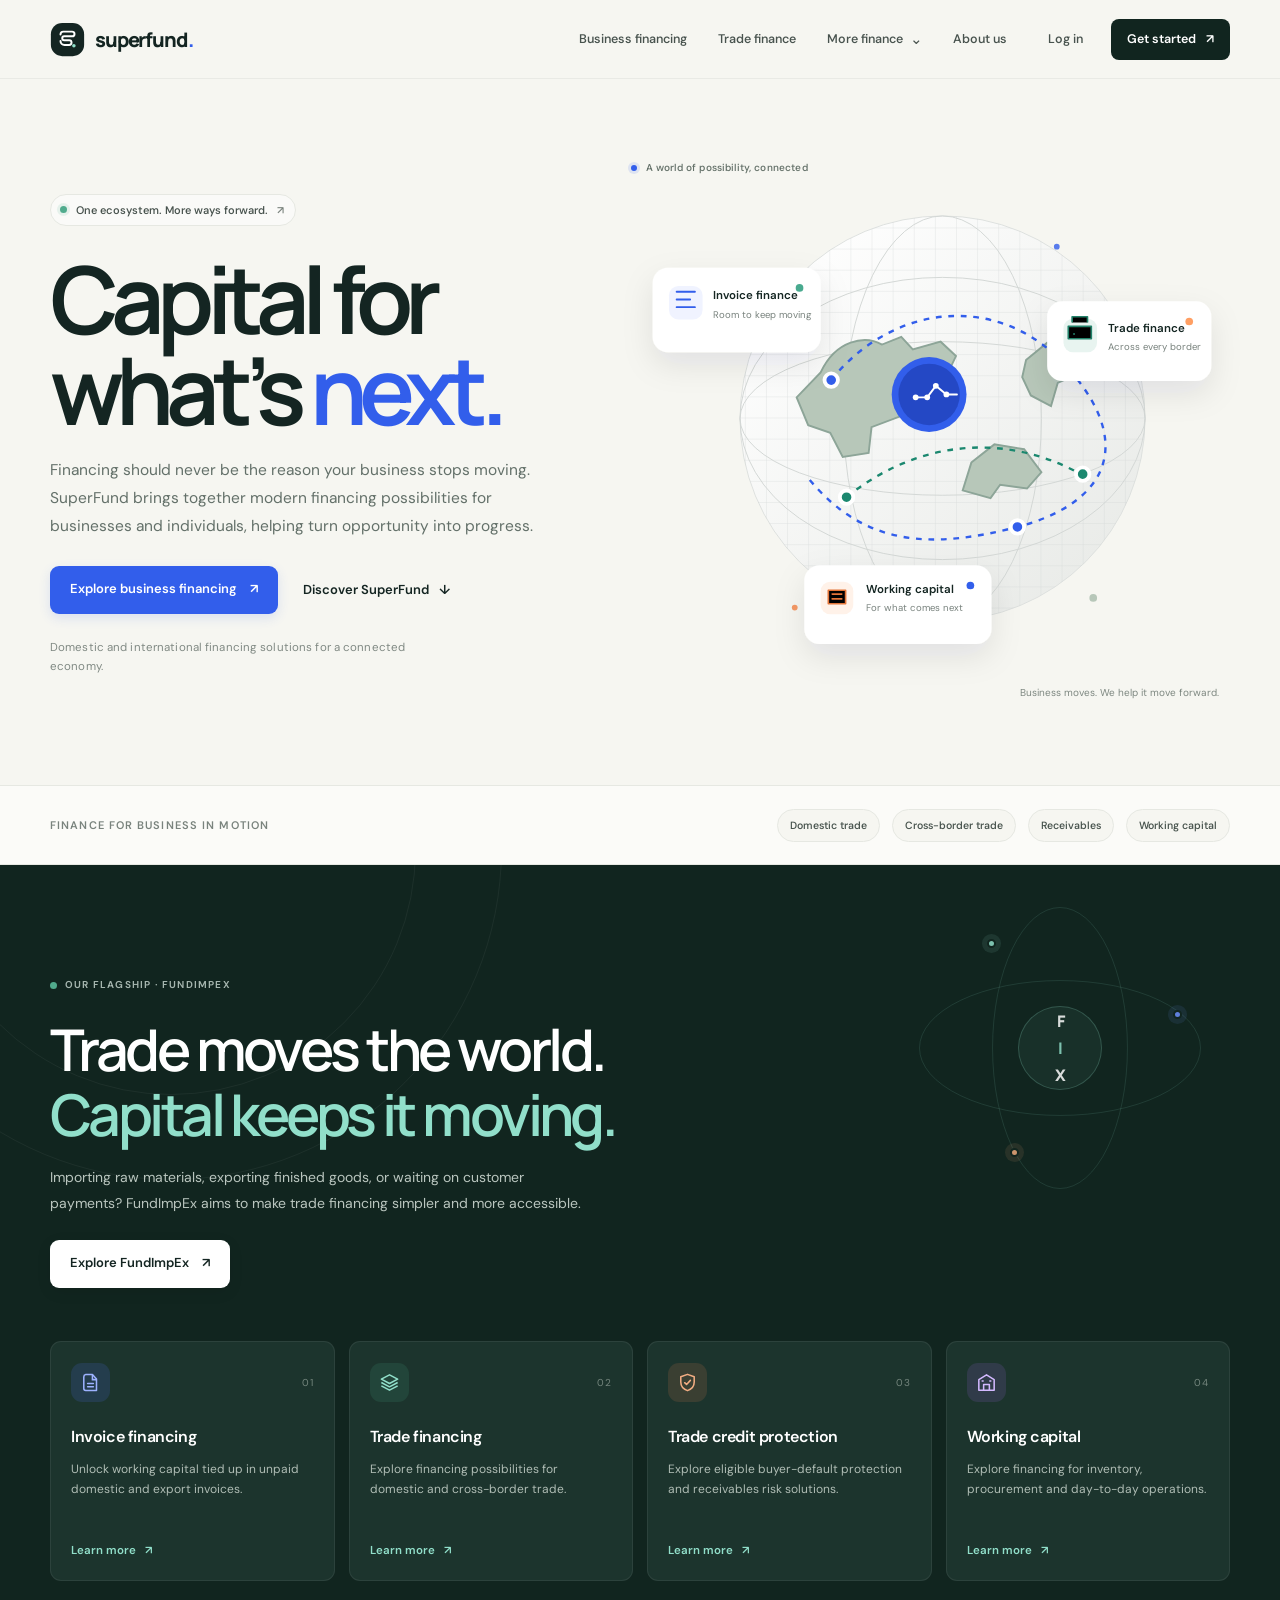
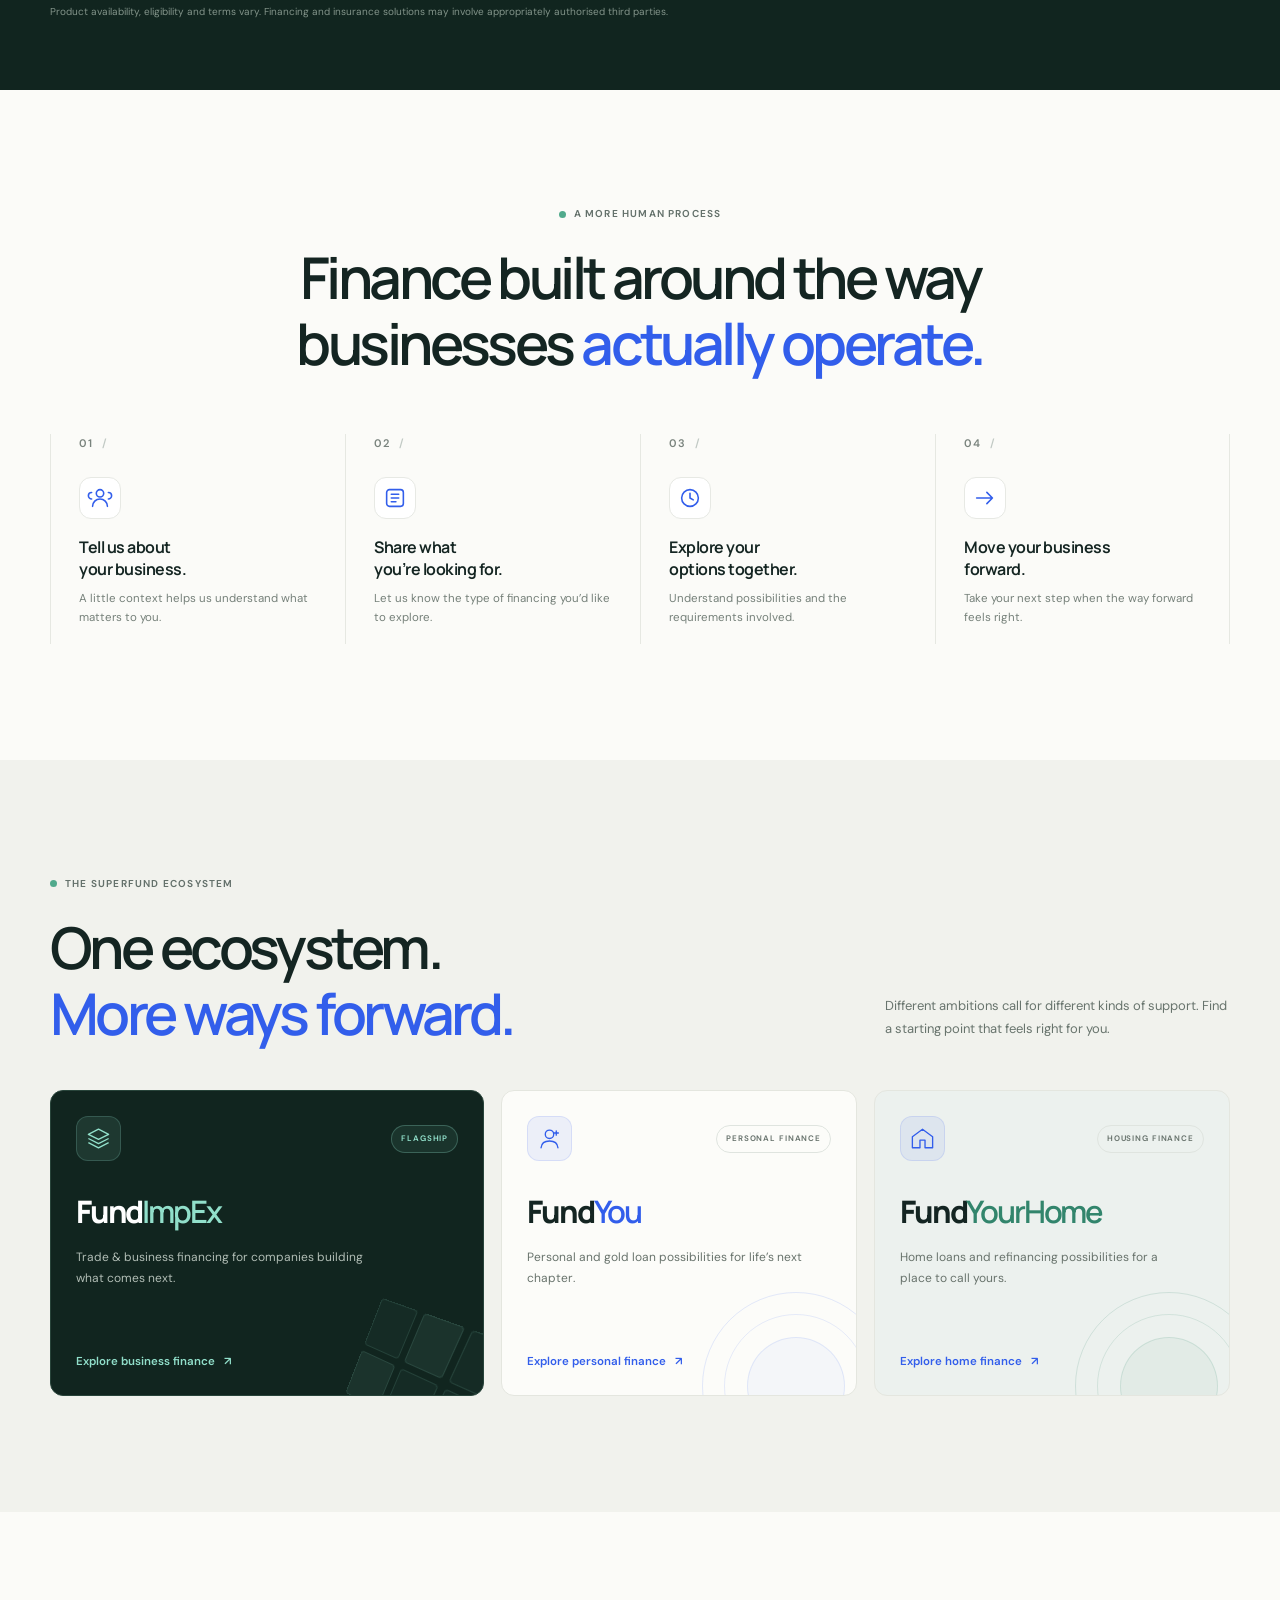
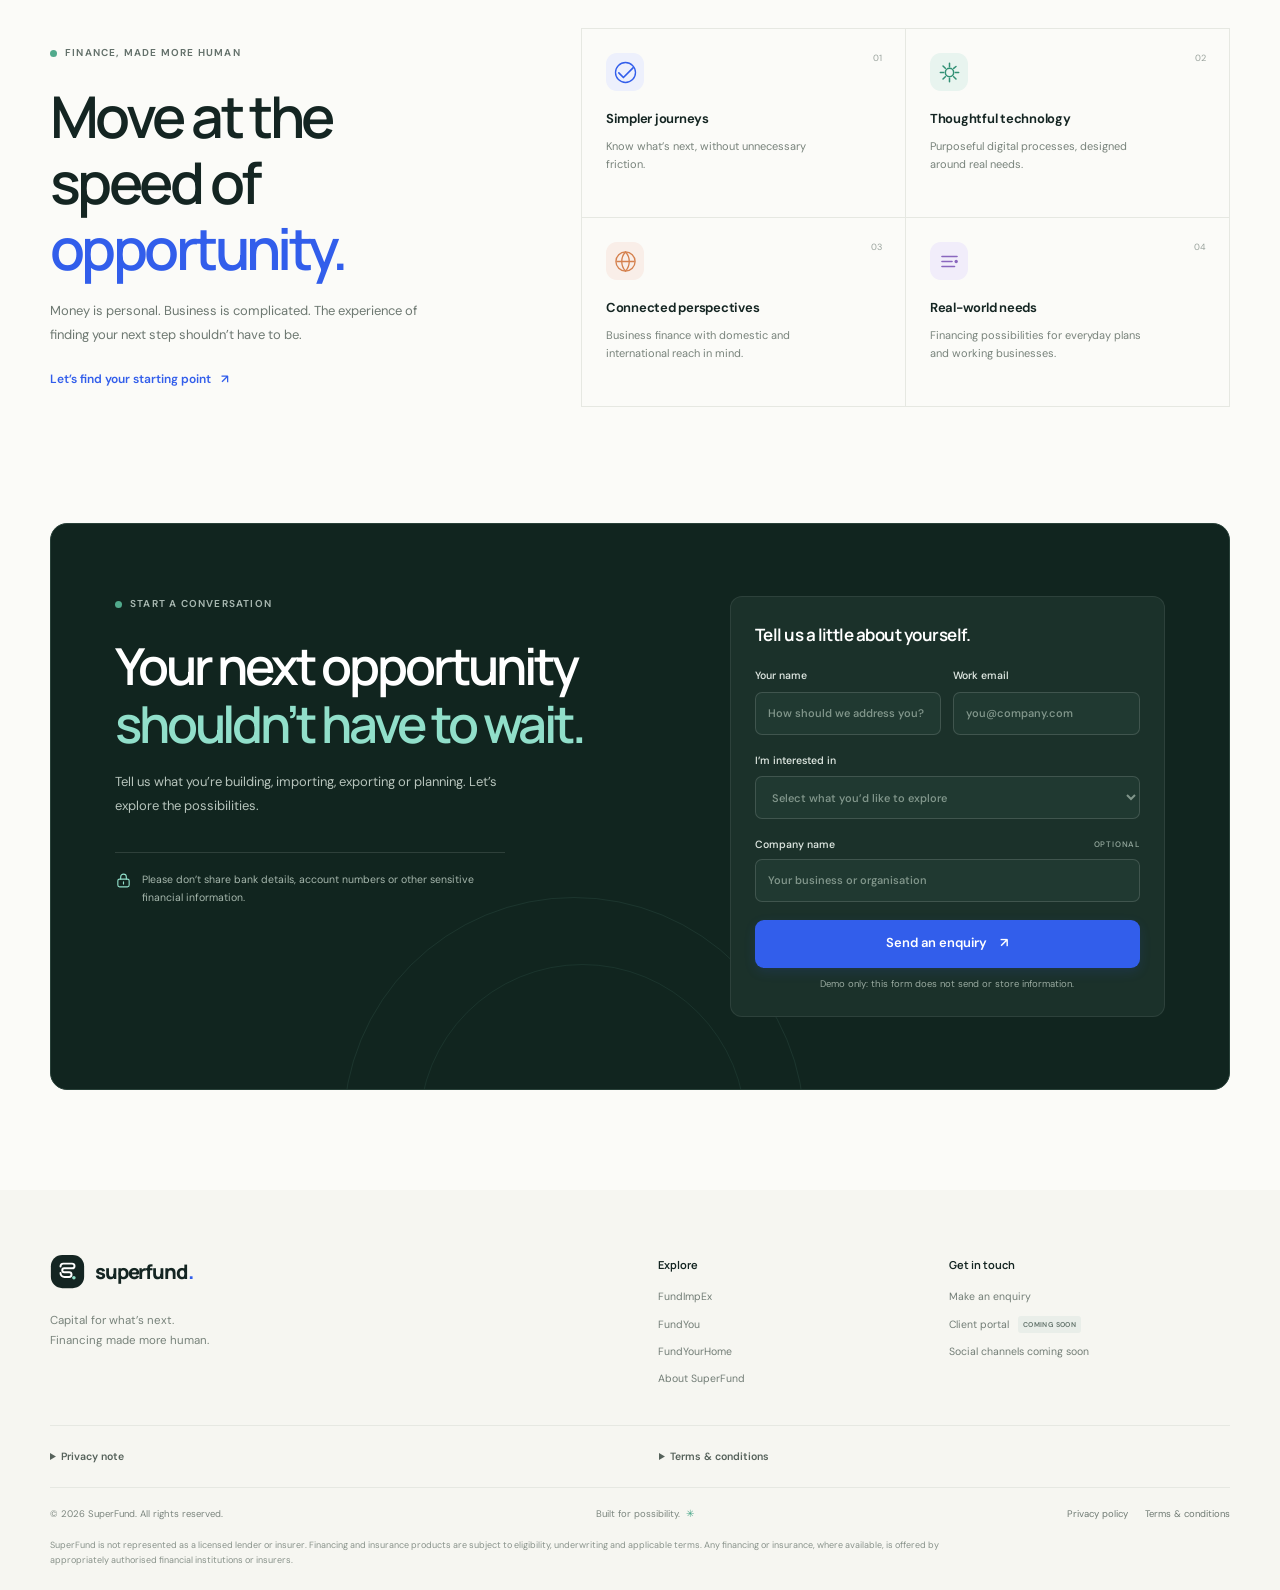
<file: index.html>
<!doctype html>
<html lang="en">
  <head>
    <meta charset="utf-8">
    <meta name="viewport" content="width=device-width, initial-scale=1">
    <meta
      name="description"
      content="SuperFund brings together modern trade, business, personal and home financing possibilities. Capital for what's next."
    >
    <meta name="theme-color" content="#f6f6f1">
    <title>SuperFund — Capital for What's Next.</title>
    <link rel="icon" href="superfund-site/favicon.svg" type="image/svg+xml">
    <link rel="preconnect" href="https://fonts.googleapis.com">
    <link rel="preconnect" href="https://fonts.gstatic.com" crossorigin>
    <link
      href="https://fonts.googleapis.com/css2?family=DM+Sans:wght@400;450;500;550;600;650;700&family=Manrope:wght@400;500;600;650;700;750;800&display=swap"
      rel="stylesheet"
    >
    <link rel="stylesheet" href="superfund-site/styles.css">
    <script src="superfund-site/script.js" defer></script>
  </head>
  <body>
    <a class="skip-link" href="#main">Skip to content</a>

    <header class="site-header" id="top">
      <div class="header-inner">
        <a class="brand" href="#top" aria-label="SuperFund home">
          <svg class="brand-mark" viewBox="0 0 40 40" fill="none" aria-hidden="true">
            <rect x="1" y="1" width="38" height="38" rx="13" fill="currentColor"/>
            <path d="M12 14.2C12 12.43 13.43 11 15.2 11h10.1a2.7 2.7 0 0 1 0 5.4h-9.1a2.2 2.2 0 1 0 0 4.4h5.7a2.7 2.7 0 0 1 0 5.4h-5.3a4.6 4.6 0 0 1-4.6-4.6" stroke="#fff" stroke-width="2.25" stroke-linecap="round"/>
            <circle cx="27.3" cy="27.2" r="2" fill="#91DFCA"/>
          </svg>
          <span class="brand-name">superfund<span class="brand-period">.</span></span>
        </a>

        <button
          class="menu-toggle"
          type="button"
          aria-expanded="false"
          aria-controls="primary-navigation"
          aria-label="Open navigation"
        >
          <span></span>
          <span></span>
        </button>

        <nav class="primary-navigation" id="primary-navigation" aria-label="Main navigation">
          <a class="nav-link" href="#fundimpex">Business financing</a>
          <a class="nav-link" href="#fundimpex-solutions">Trade finance</a>
          <details class="nav-dropdown">
            <summary class="nav-link nav-summary">
              More finance <span class="nav-chevron" aria-hidden="true">⌄</span>
            </summary>
            <div class="nav-dropdown-panel">
              <a href="#ecosystem"><strong>FundYou</strong><span>Personal &amp; gold loans</span></a>
              <a href="#ecosystem"><strong>FundYourHome</strong><span>Home loans &amp; refinancing</span></a>
              <a class="dropdown-all" href="#ecosystem">Explore the ecosystem <span aria-hidden="true">↗</span></a>
            </div>
          </details>
          <a class="nav-link" href="#why-superfund">About us</a>
          <div class="nav-actions">
            <button class="login-link" type="button" data-open-portal>Log in</button>
            <a class="button button-small button-navy" href="#enquiry">
              Get started <span aria-hidden="true">↗</span>
            </a>
          </div>
        </nav>
      </div>
    </header>

    <main id="main">
      <section class="hero section-shell">
        <div class="hero-copy reveal">
          <a class="eyebrow-link" href="#ecosystem">
            <span class="status-dot"></span>
            One ecosystem. More ways forward.
            <span class="eyebrow-arrow" aria-hidden="true">↗</span>
          </a>
          <h1>Capital for<br>what’s <span>next.</span></h1>
          <p class="hero-description">
            Financing should never be the reason your business stops moving.
            SuperFund brings together modern financing possibilities for businesses
            and individuals, helping turn opportunity into progress.
          </p>
          <div class="hero-actions">
            <a class="button button-blue" href="#fundimpex">
              Explore business financing <span aria-hidden="true">↗</span>
            </a>
            <a class="text-link" href="#ecosystem">
              Discover SuperFund <span aria-hidden="true">↓</span>
            </a>
          </div>
          <p class="hero-footnote">
            Domestic and international financing solutions for a connected economy.
          </p>
        </div>

        <div class="hero-visual reveal" aria-label="Illustration of connected global trade and business finance">
          <div class="visual-caption">
            <span class="caption-dot"></span>
            A world of possibility, connected
          </div>
          <svg class="trade-illustration" viewBox="0 0 690 590" role="img" aria-labelledby="illustration-title illustration-desc">
            <title id="illustration-title">A connected business and trade network</title>
            <desc id="illustration-desc">An abstract globe with shipping routes links the movement of goods, invoices and capital.</desc>
            <defs>
              <pattern id="grid" width="22" height="22" patternUnits="userSpaceOnUse">
                <path d="M22 0H0V22" fill="none" stroke="#CBD0D1" stroke-width=".8"/>
              </pattern>
              <linearGradient id="globe" x1="182" y1="110" x2="526" y2="454" gradientUnits="userSpaceOnUse">
                <stop stop-color="#FFF"/>
                <stop offset="1" stop-color="#E9EBE8"/>
              </linearGradient>
              <filter id="shadow" x="0" y="0" width="200%" height="200%" filterUnits="userSpaceOnUse">
                <feDropShadow dx="0" dy="13" stdDeviation="16" flood-color="#102735" flood-opacity=".09"/>
              </filter>
            </defs>
            <circle cx="360" cy="287" r="211" fill="url(#globe)" stroke="#DDE0DE"/>
            <circle cx="360" cy="287" r="211" fill="url(#grid)" opacity=".68"/>
            <ellipse cx="360" cy="287" rx="103" ry="211" fill="none" stroke="#D3D7D5"/>
            <ellipse cx="360" cy="287" rx="211" ry="80" fill="none" stroke="#D3D7D5"/>
            <ellipse cx="360" cy="287" rx="211" ry="147" fill="none" stroke="#D3D7D5"/>
            <path d="M233 239c16-34 46-39 64-29l20-8 12 13 29-8 16 15-12 25-35 12-9 25-32 12-3 27-27 4-13-25-23-8-12-29 25-26Zm157 94 24-19 31 5 18 24-15 17-28-4-10 14-29-8 9-29Zm57-107 22-18 25 12 4 22-18 8-7 24-21-11-9-19 4-18Z" fill="#B7C7B9" stroke="#8DA598" stroke-width="2"/>
            <path d="M244 247c64-80 177-94 249-10s30 141-55 163-158 23-218-51" fill="none" stroke="#325EEB" stroke-width="2.5" stroke-dasharray="6 7"/>
            <path d="M260 369c64-52 155-73 244-24" fill="none" stroke="#1B886F" stroke-width="2.5" stroke-dasharray="6 7"/>
            <circle cx="244" cy="247" r="7" fill="#325EEB" stroke="#fff" stroke-width="4"/>
            <circle cx="438" cy="400" r="7" fill="#325EEB" stroke="#fff" stroke-width="4"/>
            <circle cx="506" cy="345" r="7" fill="#1B886F" stroke="#fff" stroke-width="4"/>
            <circle cx="260" cy="369" r="7" fill="#1B886F" stroke="#fff" stroke-width="4"/>
            <g filter="url(#shadow)">
              <rect x="58" y="130" width="175" height="88" rx="16" fill="#fff"/>
              <rect x="75" y="149" width="35" height="35" rx="10" fill="#F0F3FF"/>
              <path d="M83 171h19m-19-8h14m-14-8h19" stroke="#325EEB" stroke-width="2" stroke-linecap="round"/>
              <text x="121" y="163" fill="#132522" font-family="DM Sans, sans-serif" font-size="12" font-weight="600">Invoice finance</text>
              <text x="121" y="182" fill="#78827D" font-family="DM Sans, sans-serif" font-size="10">Room to keep moving</text>
              <circle cx="211" cy="151" r="4" fill="#49AA8F"/>
            </g>
            <g filter="url(#shadow)">
              <rect x="469" y="165" width="171" height="83" rx="16" fill="#fff"/>
              <rect x="486" y="183" width="35" height="35" rx="10" fill="#E8F4F0"/>
              <path d="M491 204h24v-13h-24v13Zm4-17v-6h16v6m-15 12h2" stroke="#24826B" stroke-width="1.7" stroke-linejoin="round"/>
              <text x="532" y="197" fill="#132522" font-family="DM Sans, sans-serif" font-size="12" font-weight="600">Trade finance</text>
              <text x="532" y="216" fill="#78827D" font-family="DM Sans, sans-serif" font-size="10">Across every border</text>
              <circle cx="617" cy="186" r="4" fill="#FF9F64"/>
            </g>
            <g filter="url(#shadow)">
              <rect x="216" y="440" width="195" height="82" rx="16" fill="#fff"/>
              <rect x="233" y="457" width="34" height="34" rx="10" fill="#FFF2E9"/>
              <path d="M241 480v-14h18v14h-18Zm4-10h10m-10 5h10" stroke="#E37438" stroke-width="1.7" stroke-linecap="round" stroke-linejoin="round"/>
              <text x="280" y="469" fill="#132522" font-family="DM Sans, sans-serif" font-size="12" font-weight="600">Working capital</text>
              <text x="280" y="488" fill="#78827D" font-family="DM Sans, sans-serif" font-size="10">For what comes next</text>
              <circle cx="389" cy="461" r="4" fill="#325EEB"/>
            </g>
            <g transform="translate(346 262)">
              <circle r="39" fill="#325EEB"/>
              <circle r="32" fill="#2448C5"/>
              <path d="M-14 3h12l9-12 11 9h11" fill="none" stroke="#fff" stroke-width="2" stroke-linecap="round" stroke-linejoin="round"/>
              <circle cx="-14" cy="3" r="3" fill="#fff"/>
              <circle cx="-2" cy="3" r="3" fill="#fff"/>
              <circle cx="7" cy="-9" r="3" fill="#fff"/>
              <circle cx="18" cy="0" r="3" fill="#fff"/>
            </g>
            <circle cx="479" cy="108" r="3" fill="#325EEB" opacity=".8"/>
            <circle cx="206" cy="484" r="3" fill="#EF9563"/>
            <circle cx="517" cy="474" r="4" fill="#B7C7B9"/>
          </svg>
          <span class="visual-note">Business moves. We help it move forward.</span>
        </div>
      </section>

      <div class="focus-strip">
        <div class="focus-inner">
          <p>Finance for business in motion</p>
          <div class="focus-list" aria-label="Areas of focus">
            <span>Domestic trade</span>
            <span>Cross-border trade</span>
            <span>Receivables</span>
            <span>Working capital</span>
          </div>
        </div>
      </div>

      <section class="business-section section-pad" id="fundimpex">
        <div class="section-shell">
          <div class="business-intro reveal">
            <div class="section-label section-label-light">
              <span class="section-indicator"></span> OUR FLAGSHIP · FUNDIMPEX
            </div>
            <h2>Trade moves the world.<br><span>Capital keeps it moving.</span></h2>
            <p>
              Importing raw materials, exporting finished goods, or waiting on
              customer payments? FundImpEx aims to make trade financing simpler
              and more accessible.
            </p>
            <a class="button button-light" href="#fundimpex-solutions">
              Explore FundImpEx <span aria-hidden="true">↗</span>
            </a>
            <div class="business-orbit" aria-hidden="true">
              <div class="orbit-ring orbit-ring-one"></div>
              <div class="orbit-ring orbit-ring-two"></div>
              <span class="orbit-node orbit-node-one"></span>
              <span class="orbit-node orbit-node-two"></span>
              <span class="orbit-node orbit-node-three"></span>
              <span class="orbit-centre">F<span>I</span>X</span>
            </div>
          </div>

          <div class="product-grid" id="fundimpex-solutions">
            <article class="product-card reveal">
              <div class="product-card-top">
                <span class="product-icon product-icon-blue" aria-hidden="true">
                  <svg viewBox="0 0 24 24" fill="none"><path d="M7 3.75h7l4.25 4.5v12H7a2 2 0 0 1-2-2v-12a2.5 2.5 0 0 1 2-2.5Z" stroke="currentColor" stroke-width="1.6" stroke-linejoin="round"/><path d="M14 4v5h4m-9 4h6m-6 3.5h6" stroke="currentColor" stroke-width="1.6" stroke-linecap="round"/></svg>
                </span>
                <span class="product-index">01</span>
              </div>
              <h3>Invoice financing</h3>
              <p>Unlock working capital tied up in unpaid domestic and export invoices.</p>
              <a class="card-link" href="#enquiry" data-product="Invoice financing">
                Learn more <span aria-hidden="true">↗</span>
              </a>
            </article>

            <article class="product-card reveal">
              <div class="product-card-top">
                <span class="product-icon product-icon-green" aria-hidden="true">
                  <svg viewBox="0 0 24 24" fill="none"><path d="M3.5 8.5 12 4l8.5 4.5L12 13l-8.5-4.5Z" stroke="currentColor" stroke-width="1.6" stroke-linejoin="round"/><path d="m3.5 12 8.5 4.5 8.5-4.5M3.5 15.5 12 20l8.5-4.5" stroke="currentColor" stroke-width="1.6" stroke-linejoin="round"/></svg>
                </span>
                <span class="product-index">02</span>
              </div>
              <h3>Trade financing</h3>
              <p>Explore financing possibilities for domestic and cross-border trade.</p>
              <a class="card-link" href="#enquiry" data-product="Trade financing">
                Learn more <span aria-hidden="true">↗</span>
              </a>
            </article>

            <article class="product-card reveal">
              <div class="product-card-top">
                <span class="product-icon product-icon-orange" aria-hidden="true">
                  <svg viewBox="0 0 24 24" fill="none"><path d="M12 3.5 19 6v5.5c0 4.1-2.8 7.5-7 9-4.2-1.5-7-4.9-7-9V6l7-2.5Z" stroke="currentColor" stroke-width="1.6" stroke-linejoin="round"/><path d="M9 12.2 11 14l4-4.2" stroke="currentColor" stroke-width="1.6" stroke-linecap="round" stroke-linejoin="round"/></svg>
                </span>
                <span class="product-index">03</span>
              </div>
              <h3>Trade credit protection</h3>
              <p>Explore eligible buyer-default protection and receivables risk solutions.</p>
              <a class="card-link" href="#enquiry" data-product="Trade credit protection">
                Learn more <span aria-hidden="true">↗</span>
              </a>
            </article>

            <article class="product-card reveal">
              <div class="product-card-top">
                <span class="product-icon product-icon-lilac" aria-hidden="true">
                  <svg viewBox="0 0 24 24" fill="none"><path d="M4 20V9l8-5 8 5v11H4Z" stroke="currentColor" stroke-width="1.6" stroke-linejoin="round"/><path d="M9 20v-6h6v6M7.5 10.5h1m7 0h1" stroke="currentColor" stroke-width="1.6" stroke-linecap="round" stroke-linejoin="round"/></svg>
                </span>
                <span class="product-index">04</span>
              </div>
              <h3>Working capital</h3>
              <p>Explore financing for inventory, procurement and day-to-day operations.</p>
              <a class="card-link" href="#enquiry" data-product="Working capital">
                Learn more <span aria-hidden="true">↗</span>
              </a>
            </article>
          </div>
          <p class="business-disclosure">Product availability, eligibility and terms vary. Financing and insurance solutions may involve appropriately authorised third parties.</p>
        </div>
      </section>

      <section class="process-section section-pad" id="how-it-works">
        <div class="section-shell">
          <div class="section-heading centered reveal">
            <div class="section-label"><span class="section-indicator"></span> A MORE HUMAN PROCESS</div>
            <h2>Finance built around the way<br>businesses <span>actually operate.</span></h2>
          </div>
          <ol class="process-grid">
            <li class="process-step reveal">
              <span class="step-index">01 <span aria-hidden="true">/</span></span>
              <span class="step-icon" aria-hidden="true">
                <svg viewBox="0 0 28 28" fill="none"><circle cx="14" cy="9" r="4" stroke="currentColor" stroke-width="1.7"/><path d="M6 23a8 8 0 0 1 16 0M5 8a3.5 3.5 0 0 0 0 7m18-7a3.5 3.5 0 0 1 0 7" stroke="currentColor" stroke-width="1.7" stroke-linecap="round"/></svg>
              </span>
              <h3>Tell us about<br>your business.</h3>
              <p>A little context helps us understand what matters to you.</p>
            </li>
            <li class="process-step reveal">
              <span class="step-index">02 <span aria-hidden="true">/</span></span>
              <span class="step-icon" aria-hidden="true">
                <svg viewBox="0 0 28 28" fill="none"><rect x="5" y="5" width="18" height="18" rx="3" stroke="currentColor" stroke-width="1.7"/><path d="M10 10h8m-8 4h8m-8 4h5" stroke="currentColor" stroke-width="1.7" stroke-linecap="round"/></svg>
              </span>
              <h3>Share what<br>you’re looking for.</h3>
              <p>Let us know the type of financing you’d like to explore.</p>
            </li>
            <li class="process-step reveal">
              <span class="step-index">03 <span aria-hidden="true">/</span></span>
              <span class="step-icon" aria-hidden="true">
                <svg viewBox="0 0 28 28" fill="none"><circle cx="14" cy="14" r="9" stroke="currentColor" stroke-width="1.7"/><path d="M14 9v5l3.5 2" stroke="currentColor" stroke-width="1.7" stroke-linecap="round" stroke-linejoin="round"/></svg>
              </span>
              <h3>Explore your<br>options together.</h3>
              <p>Understand possibilities and the requirements involved.</p>
            </li>
            <li class="process-step reveal">
              <span class="step-index">04 <span aria-hidden="true">/</span></span>
              <span class="step-icon" aria-hidden="true">
                <svg viewBox="0 0 28 28" fill="none"><path d="M5 14h17m-6-6 6 6-6 6" stroke="currentColor" stroke-width="1.7" stroke-linecap="round" stroke-linejoin="round"/></svg>
              </span>
              <h3>Move your business<br>forward.</h3>
              <p>Take your next step when the way forward feels right.</p>
            </li>
          </ol>
        </div>
      </section>

      <section class="ecosystem-section section-pad" id="ecosystem">
        <div class="section-shell">
          <div class="ecosystem-heading reveal">
            <div>
              <div class="section-label"><span class="section-indicator"></span> THE SUPERFUND ECOSYSTEM</div>
              <h2>One ecosystem.<br><span>More ways forward.</span></h2>
            </div>
            <p>Different ambitions call for different kinds of support. Find a starting point that feels right for you.</p>
          </div>
          <div class="ecosystem-grid">
            <article class="ecosystem-card ecosystem-business reveal">
              <div class="ecosystem-card-head">
                <span class="ecosystem-icon" aria-hidden="true">
                  <svg viewBox="0 0 32 32" fill="none"><path d="M4 11 16 5l12 6-12 6-12-6Z" stroke="currentColor" stroke-width="1.6" stroke-linejoin="round"/><path d="m4 16 12 6 12-6m-24 5 12 6 12-6" stroke="currentColor" stroke-width="1.6" stroke-linejoin="round"/></svg>
                </span>
                <span class="flagship-pill">FLAGSHIP</span>
              </div>
              <h3>Fund<span>ImpEx</span></h3>
              <p>Trade &amp; business financing for companies building what comes next.</p>
              <a class="ecosystem-link" href="#fundimpex">
                Explore business finance <span aria-hidden="true">↗</span>
              </a>
              <div class="ecosystem-decoration decoration-business" aria-hidden="true">
                <span></span><span></span><span></span><span></span><span></span><span></span>
              </div>
            </article>

            <article class="ecosystem-card ecosystem-personal reveal">
              <div class="ecosystem-card-head">
                <span class="ecosystem-icon" aria-hidden="true">
                  <svg viewBox="0 0 32 32" fill="none"><circle cx="16" cy="11" r="5" stroke="currentColor" stroke-width="1.6"/><path d="M6 27c.5-5.2 4.2-8 10-8s9.5 2.8 10 8" stroke="currentColor" stroke-width="1.6" stroke-linecap="round"/><path d="M24 7v5m-2.5-2.5h5" stroke="currentColor" stroke-width="1.6" stroke-linecap="round"/></svg>
                </span>
                <span class="ecosystem-pill">PERSONAL FINANCE</span>
              </div>
              <h3>Fund<span>You</span></h3>
              <p>Personal and gold loan possibilities for life’s next chapter.</p>
              <a class="ecosystem-link" href="#enquiry" data-product="Personal or gold loans">
                Explore personal finance <span aria-hidden="true">↗</span>
              </a>
              <div class="ecosystem-decoration decoration-personal" aria-hidden="true"></div>
            </article>

            <article class="ecosystem-card ecosystem-home reveal">
              <div class="ecosystem-card-head">
                <span class="ecosystem-icon" aria-hidden="true">
                  <svg viewBox="0 0 32 32" fill="none"><path d="m4 14 12-9 12 9v13h-9v-9h-6v9H4V14Z" stroke="currentColor" stroke-width="1.6" stroke-linejoin="round"/></svg>
                </span>
                <span class="ecosystem-pill">HOUSING FINANCE</span>
              </div>
              <h3>Fund<span>YourHome</span></h3>
              <p>Home loans and refinancing possibilities for a place to call yours.</p>
              <a class="ecosystem-link" href="#enquiry" data-product="Home loans or refinancing">
                Explore home finance <span aria-hidden="true">↗</span>
              </a>
              <div class="ecosystem-decoration decoration-home" aria-hidden="true"></div>
            </article>
          </div>
        </div>
      </section>

      <section class="why-section section-pad" id="why-superfund">
        <div class="section-shell why-layout">
          <div class="why-copy reveal">
            <div class="section-label"><span class="section-indicator"></span> FINANCE, MADE MORE HUMAN</div>
            <h2>Move at the<br>speed of <span>opportunity.</span></h2>
            <p>Money is personal. Business is complicated. The experience of finding your next step shouldn’t have to be.</p>
            <a class="text-link" href="#enquiry">Let’s find your starting point <span aria-hidden="true">↗</span></a>
          </div>
          <div class="benefit-grid">
            <article class="benefit-card reveal">
              <span class="benefit-number">01</span>
              <span class="benefit-symbol" aria-hidden="true">
                <svg viewBox="0 0 30 30" fill="none"><path d="M7 15.5 12.5 21 24 9.5" stroke="currentColor" stroke-width="2" stroke-linecap="round" stroke-linejoin="round"/><circle cx="15" cy="15" r="12" stroke="currentColor" stroke-width="1.6"/></svg>
              </span>
              <h3>Simpler journeys</h3>
              <p>Know what’s next, without unnecessary friction.</p>
            </article>
            <article class="benefit-card reveal">
              <span class="benefit-number">02</span>
              <span class="benefit-symbol benefit-symbol-green" aria-hidden="true">
                <svg viewBox="0 0 30 30" fill="none"><path d="M15 4v4m0 14v4M4 15h4m14 0h4M7.2 7.2 10 10m10 10 2.8 2.8m0-15L20 10M10 20l-2.8 2.8" stroke="currentColor" stroke-width="1.8" stroke-linecap="round"/><circle cx="15" cy="15" r="5" stroke="currentColor" stroke-width="1.8"/></svg>
              </span>
              <h3>Thoughtful technology</h3>
              <p>Purposeful digital processes, designed around real needs.</p>
            </article>
            <article class="benefit-card reveal">
              <span class="benefit-number">03</span>
              <span class="benefit-symbol benefit-symbol-orange" aria-hidden="true">
                <svg viewBox="0 0 30 30" fill="none"><circle cx="15" cy="15" r="11.5" stroke="currentColor" stroke-width="1.6"/><path d="M4 15h22M15 3.5c3 3.1 4.5 6.9 4.5 11.5S18 23.4 15 26.5C12 23.4 10.5 19.6 10.5 15S12 6.6 15 3.5Z" stroke="currentColor" stroke-width="1.6"/></svg>
              </span>
              <h3>Connected perspectives</h3>
              <p>Business finance with domestic and international reach in mind.</p>
            </article>
            <article class="benefit-card reveal">
              <span class="benefit-number">04</span>
              <span class="benefit-symbol benefit-symbol-lilac" aria-hidden="true">
                <svg viewBox="0 0 30 30" fill="none"><path d="M6 9h18M6 15h12M6 21h15" stroke="currentColor" stroke-width="2" stroke-linecap="round"/><circle cx="23" cy="15" r="2" fill="currentColor"/></svg>
              </span>
              <h3>Real-world needs</h3>
              <p>Financing possibilities for everyday plans and working businesses.</p>
            </article>
          </div>
        </div>
      </section>

      <section class="enquiry-section section-pad" id="enquiry">
        <div class="section-shell enquiry-panel">
          <div class="enquiry-copy reveal">
            <div class="section-label section-label-light"><span class="section-indicator"></span> START A CONVERSATION</div>
            <h2>Your next opportunity<br><span>shouldn’t have to wait.</span></h2>
            <p>Tell us what you’re building, importing, exporting or planning. Let’s explore the possibilities.</p>
            <div class="enquiry-note">
              <svg viewBox="0 0 24 24" fill="none" aria-hidden="true"><rect x="4" y="10" width="16" height="11" rx="2.5" stroke="currentColor" stroke-width="1.6"/><path d="M8 10V7a4 4 0 1 1 8 0v3m-4 4v3" stroke="currentColor" stroke-width="1.6" stroke-linecap="round"/></svg>
              <span>Please don’t share bank details, account numbers or other sensitive financial information.</span>
            </div>
          </div>
          <form class="enquiry-form reveal" id="enquiry-form">
            <p class="form-intro">Tell us a little about yourself.</p>
            <div class="form-row">
              <label>
                Your name
                <input name="name" type="text" autocomplete="name" placeholder="How should we address you?" minlength="2" maxlength="80" required>
              </label>
              <label>
                Work email
                <input name="email" type="email" autocomplete="email" placeholder="you@company.com" maxlength="254" required>
              </label>
            </div>
            <label>
              I’m interested in
              <select name="interest" id="interest" required>
                <option value="" disabled selected>Select what you’d like to explore</option>
                <option value="Invoice financing">Invoice financing</option>
                <option value="Trade financing">Trade financing</option>
                <option value="Trade credit protection">Trade credit protection</option>
                <option value="Working capital">Working capital</option>
                <option value="Personal or gold loans">Personal or gold loans</option>
                <option value="Home loans or refinancing">Home loans or refinancing</option>
                <option value="Something else">Something else</option>
              </select>
            </label>
            <label>
              Company name <span class="optional-label">OPTIONAL</span>
              <input name="company" type="text" autocomplete="organization" placeholder="Your business or organisation" maxlength="120">
            </label>
            <button class="button button-blue form-submit" type="submit">
              <span class="submit-label">Send an enquiry</span>
              <span class="submit-spinner" aria-hidden="true"></span>
              <span class="submit-arrow" aria-hidden="true">↗</span>
            </button>
            <p class="form-disclaimer">Demo only: this form does not send or store information.</p>
            <p class="form-status" role="status" aria-live="polite" tabindex="-1"></p>
          </form>
        </div>
      </section>
    </main>

    <footer class="site-footer">
      <div class="section-shell">
        <div class="footer-main">
          <div class="footer-brand-column">
            <a class="brand footer-brand" href="#top" aria-label="SuperFund home">
              <svg class="brand-mark" viewBox="0 0 40 40" fill="none" aria-hidden="true">
                <rect x="1" y="1" width="38" height="38" rx="13" fill="currentColor"/>
                <path d="M12 14.2C12 12.43 13.43 11 15.2 11h10.1a2.7 2.7 0 0 1 0 5.4h-9.1a2.2 2.2 0 1 0 0 4.4h5.7a2.7 2.7 0 0 1 0 5.4h-5.3a4.6 4.6 0 0 1-4.6-4.6" stroke="#fff" stroke-width="2.25" stroke-linecap="round"/>
                <circle cx="27.3" cy="27.2" r="2" fill="#91DFCA"/>
              </svg>
              <span class="brand-name">superfund<span class="brand-period">.</span></span>
            </a>
            <p>Capital for what’s next.<br>Financing made more human.</p>
          </div>
          <div class="footer-links-group">
            <h2>Explore</h2>
            <a href="#fundimpex">FundImpEx</a>
            <a href="#ecosystem">FundYou</a>
            <a href="#ecosystem">FundYourHome</a>
            <a href="#why-superfund">About SuperFund</a>
          </div>
          <div class="footer-links-group">
            <h2>Get in touch</h2>
            <a href="#enquiry">Make an enquiry</a>
            <button type="button" class="footer-button" data-open-portal>Client portal <span class="coming-soon">COMING SOON</span></button>
            <span class="social-placeholder">Social channels coming soon</span>
          </div>
        </div>

        <div class="footer-disclosures">
          <details id="privacy-policy">
            <summary>Privacy note</summary>
            <p>This demonstration website does not transmit or store information entered in its enquiry form. A live service will need an appropriate privacy notice and consent process before collecting personal information. Do not enter sensitive financial information.</p>
          </details>
          <details id="terms">
            <summary>Terms &amp; conditions</summary>
            <p>Website information is general and for exploratory purposes only; it is not an offer, approval, commitment to lend, insurance advice or financial advice. Financing and insurance products are subject to eligibility, underwriting, applicable terms and the involvement of appropriately authorised financial institutions and insurers.</p>
          </details>
        </div>

        <div class="footer-bottom">
          <p>© <span id="current-year">2026</span> SuperFund. All rights reserved.</p>
          <p>Built for possibility. <span aria-hidden="true">✳</span></p>
          <nav aria-label="Legal">
            <a href="#privacy-policy">Privacy policy</a>
            <a href="#terms">Terms &amp; conditions</a>
          </nav>
        </div>
        <p class="footer-legal">
          SuperFund is not represented as a licensed lender or insurer. Financing and insurance products are subject to eligibility, underwriting and applicable terms. Any financing or insurance, where available, is offered by appropriately authorised financial institutions or insurers.
        </p>
      </div>
    </footer>

    <dialog class="portal-dialog" id="portal-dialog" aria-labelledby="portal-title">
      <form method="dialog">
        <button class="dialog-close" aria-label="Close dialog">×</button>
      </form>
      <span class="portal-dialog-icon" aria-hidden="true">
        <svg viewBox="0 0 32 32" fill="none"><path d="M8 10h16v14H8V10Z" stroke="currentColor" stroke-width="1.7" stroke-linejoin="round"/><path d="M12 10V7a4 4 0 0 1 8 0v3m-7 7h6m-3-2v4" stroke="currentColor" stroke-width="1.7" stroke-linecap="round"/></svg>
      </span>
      <p class="section-label"><span class="section-indicator"></span> COMING SOON</p>
      <h2 id="portal-title">Your portal is<br>on its way.</h2>
      <p>We’re making the SuperFund experience easier to access. In the meantime, get in touch to explore your options.</p>
      <a class="button button-blue" href="#enquiry" data-close-portal>
        Start a conversation <span aria-hidden="true">↗</span>
      </a>
    </dialog>

  </body>
</html>
</file>
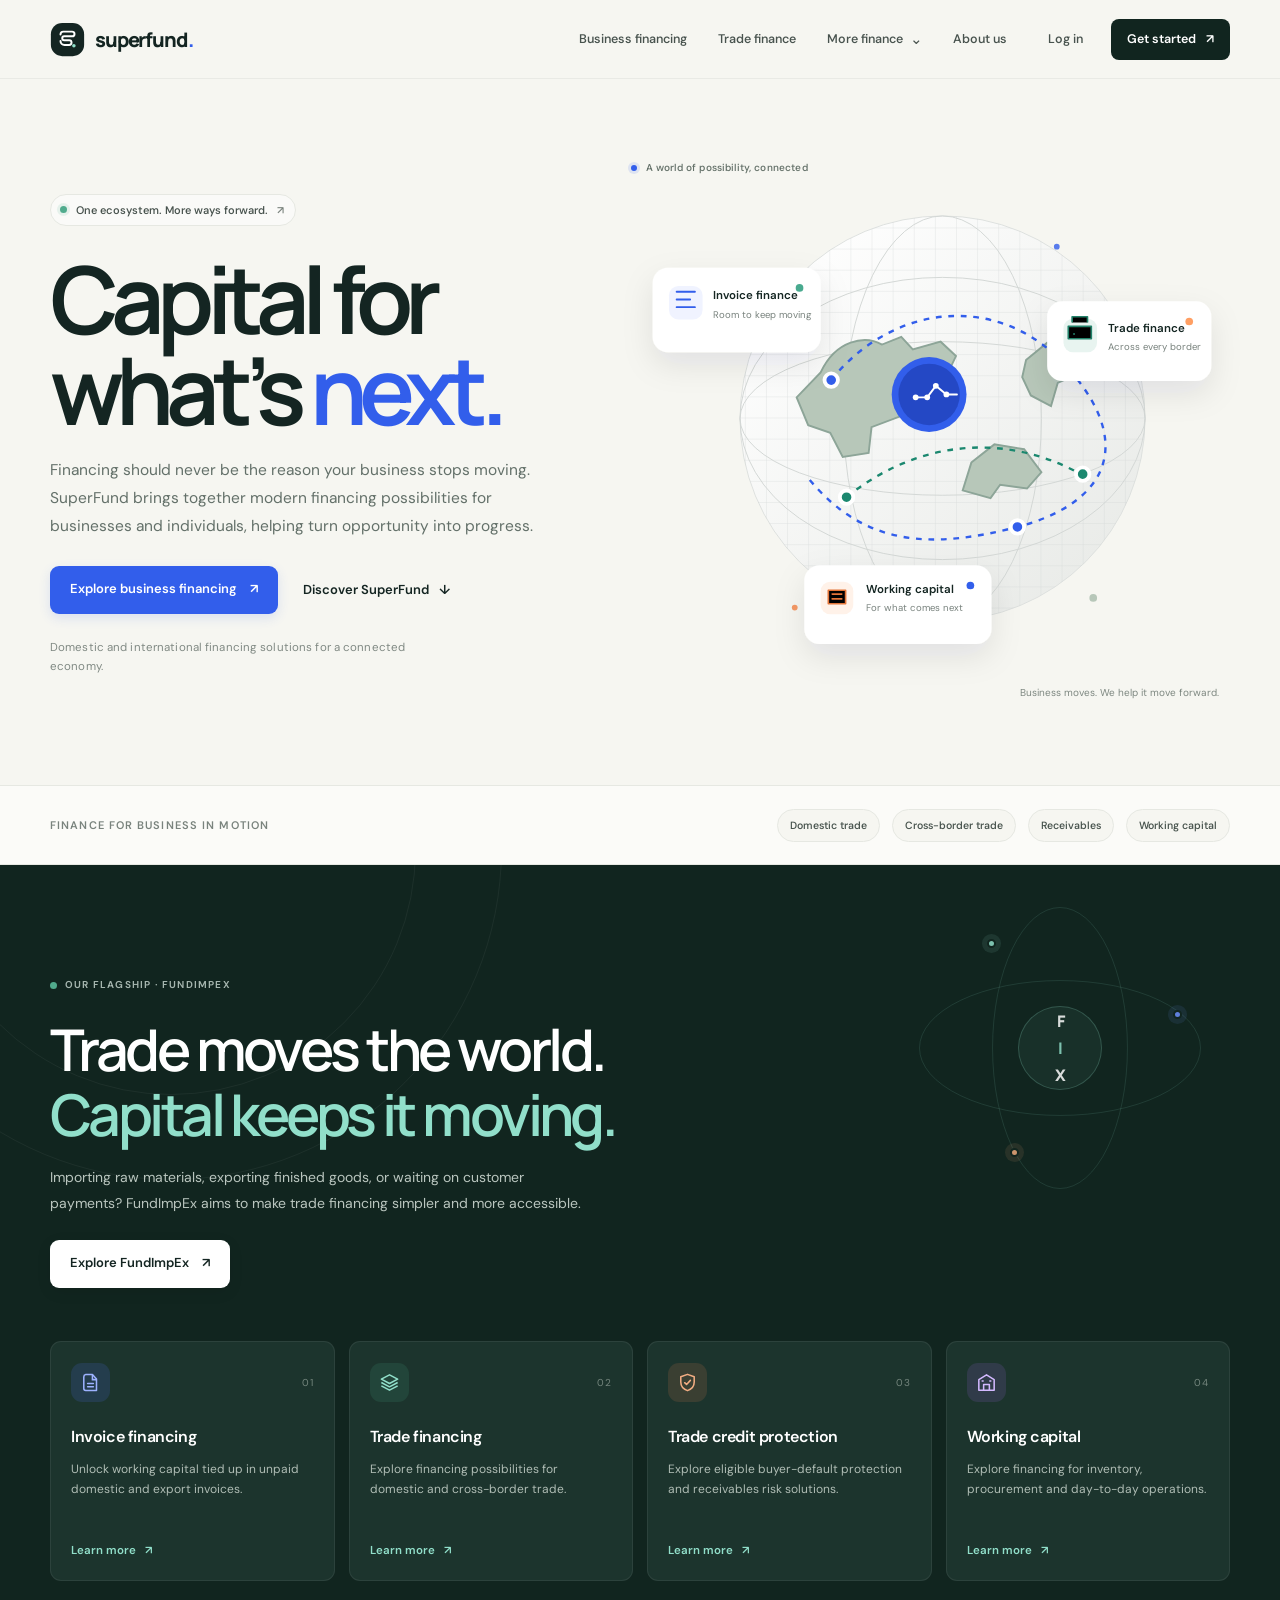
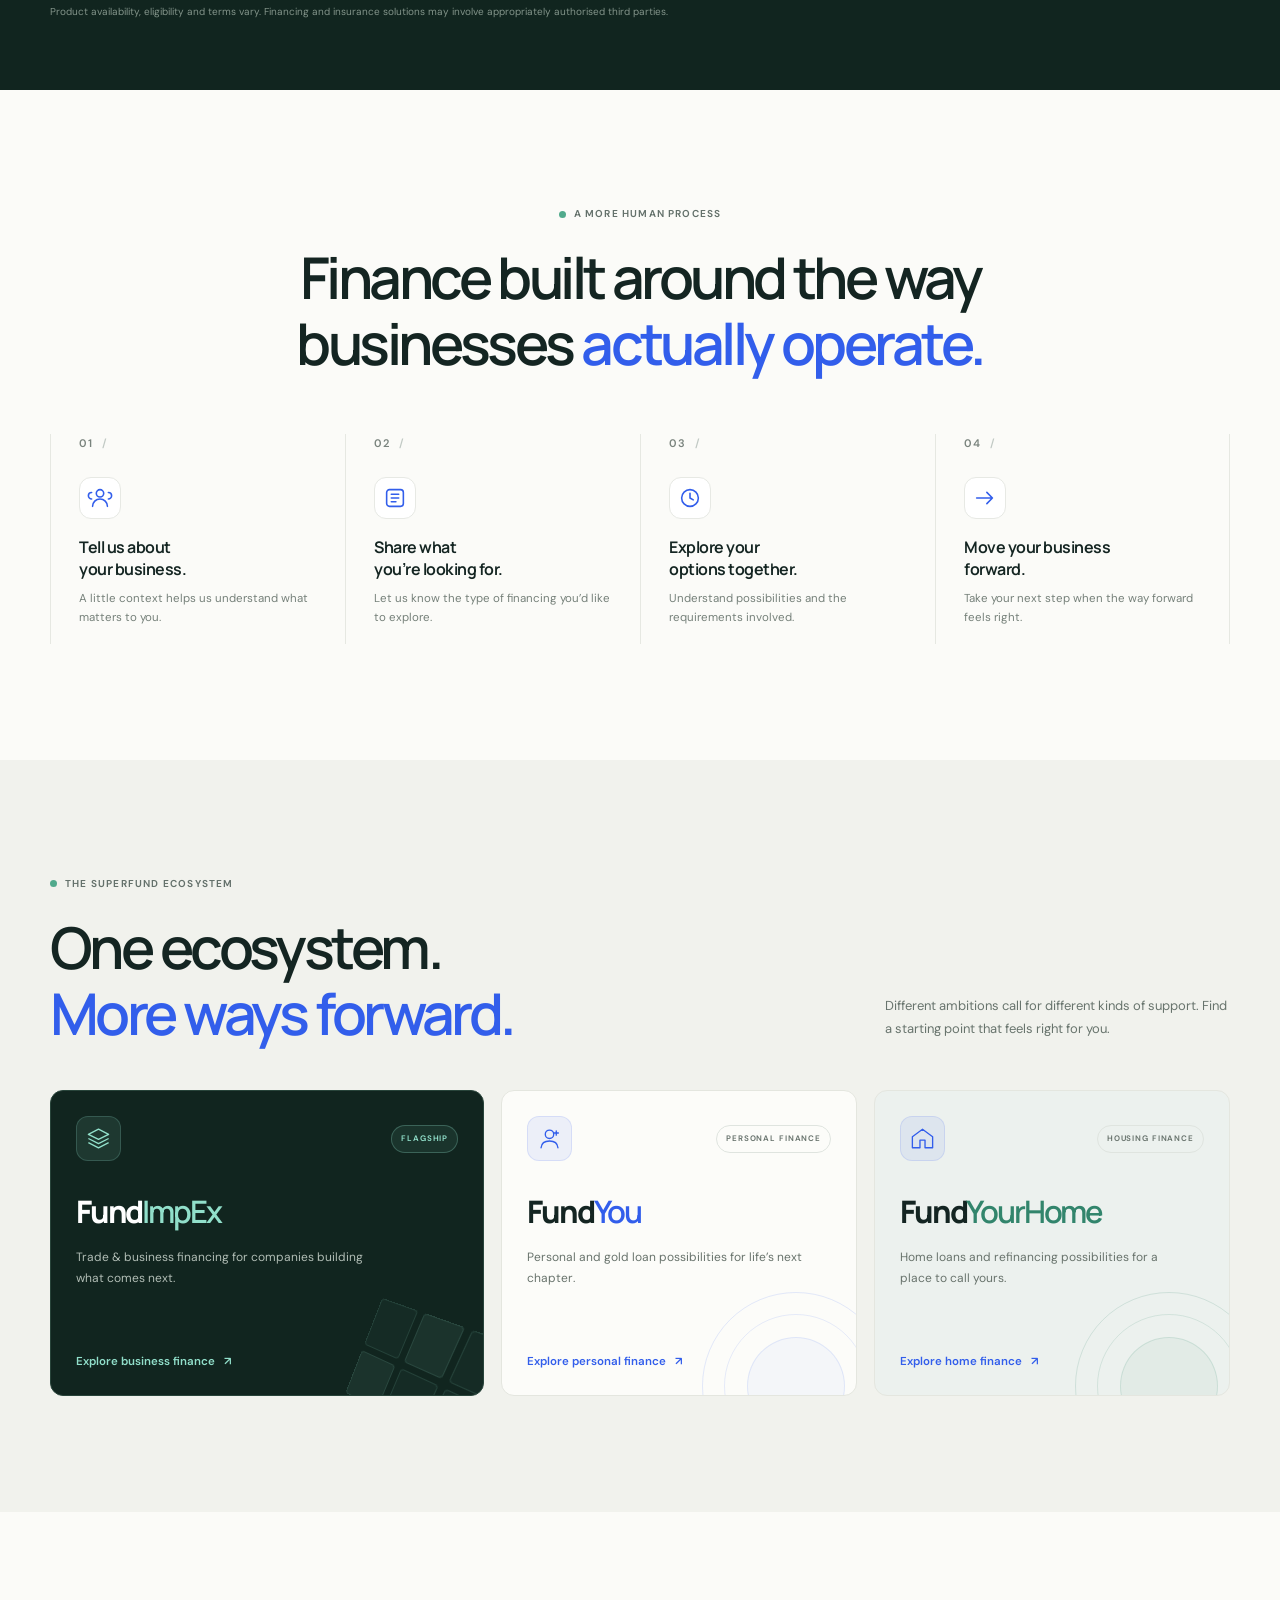
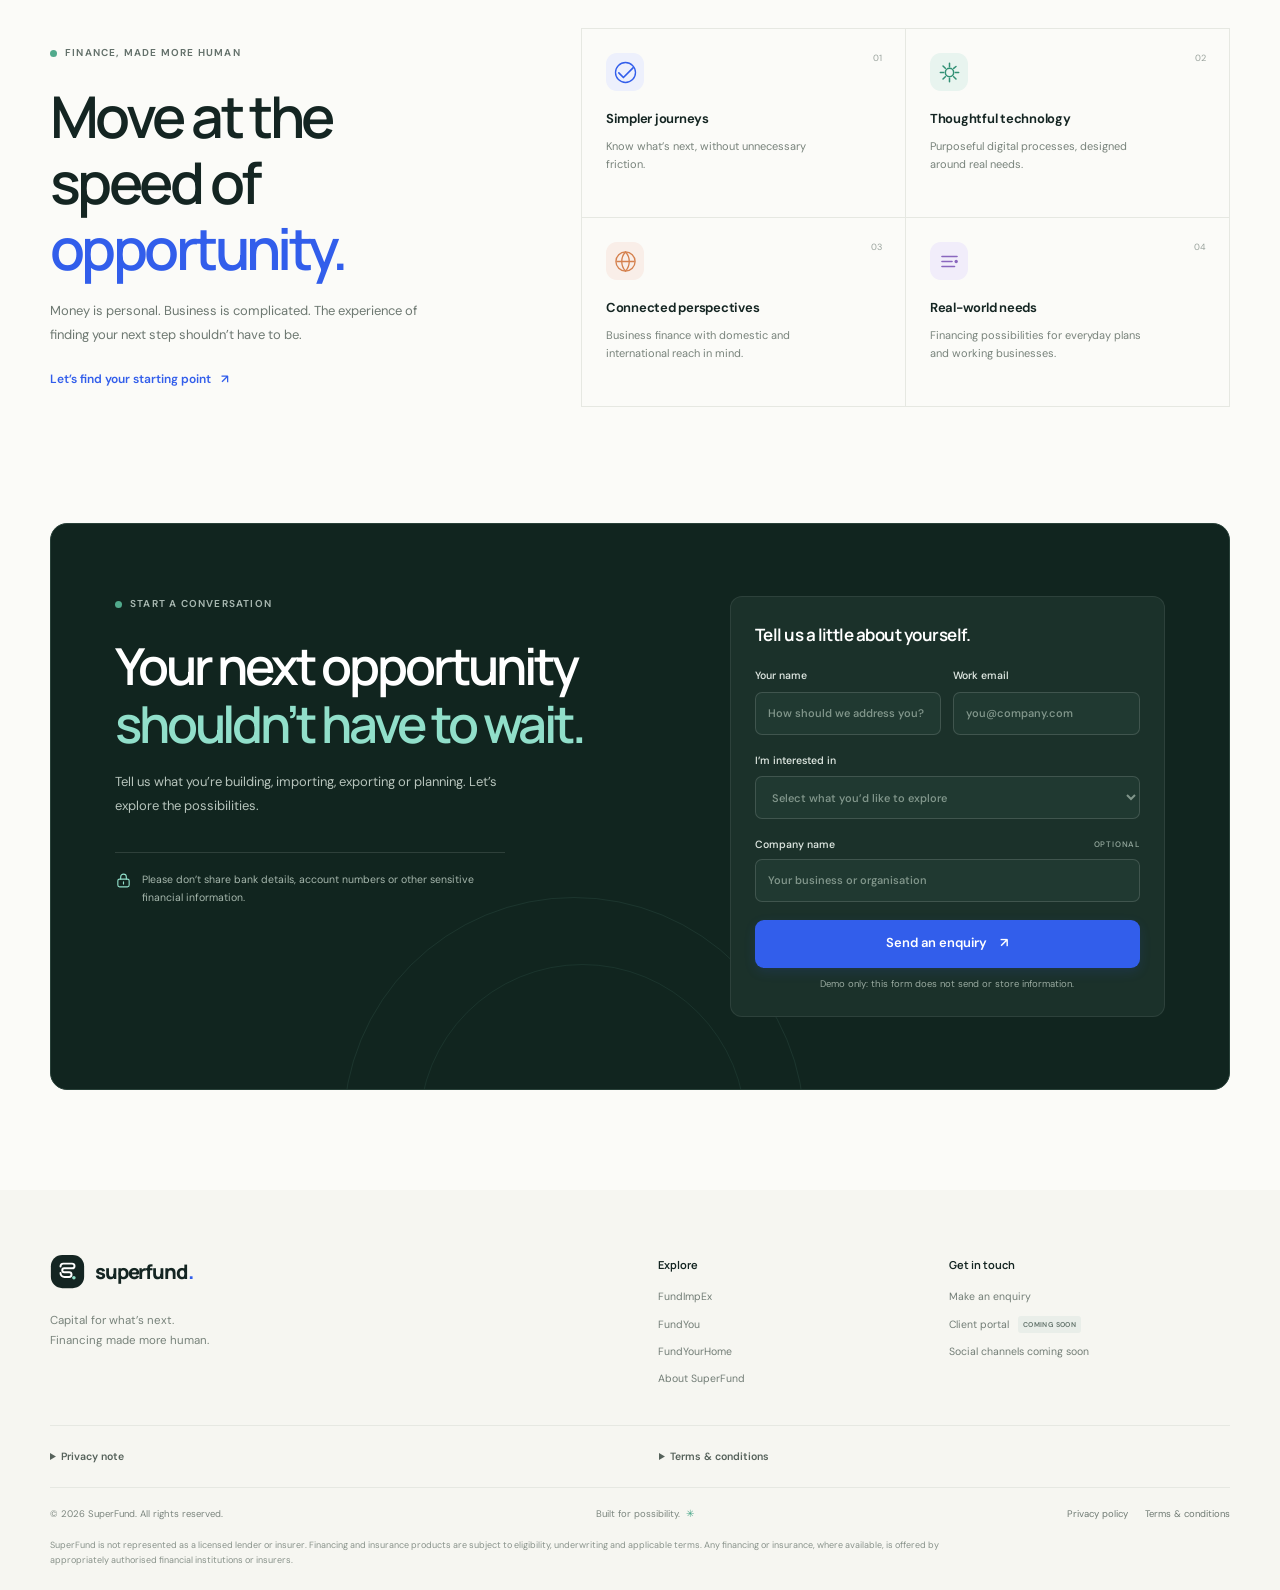
<file: superfund-site/index.html>
<!doctype html>
<html lang="en">
  <head>
    <meta charset="utf-8">
    <meta name="viewport" content="width=device-width, initial-scale=1">
    <meta
      name="description"
      content="SuperFund brings together modern trade, business, personal and home financing possibilities. Capital for what's next."
    >
    <meta name="theme-color" content="#f6f6f1">
    <title>SuperFund — Capital for What's Next.</title>
    <link rel="icon" href="favicon.svg" type="image/svg+xml">
    <link rel="preconnect" href="https://fonts.googleapis.com">
    <link rel="preconnect" href="https://fonts.gstatic.com" crossorigin>
    <link
      href="https://fonts.googleapis.com/css2?family=DM+Sans:wght@400;450;500;550;600;650;700&family=Manrope:wght@400;500;600;650;700;750;800&display=swap"
      rel="stylesheet"
    >
    <link rel="stylesheet" href="styles.css">
    <script src="script.js" defer></script>
  </head>
  <body>
    <a class="skip-link" href="#main">Skip to content</a>

    <header class="site-header" id="top">
      <div class="header-inner">
        <a class="brand" href="#top" aria-label="SuperFund home">
          <svg class="brand-mark" viewBox="0 0 40 40" fill="none" aria-hidden="true">
            <rect x="1" y="1" width="38" height="38" rx="13" fill="currentColor"/>
            <path d="M12 14.2C12 12.43 13.43 11 15.2 11h10.1a2.7 2.7 0 0 1 0 5.4h-9.1a2.2 2.2 0 1 0 0 4.4h5.7a2.7 2.7 0 0 1 0 5.4h-5.3a4.6 4.6 0 0 1-4.6-4.6" stroke="#fff" stroke-width="2.25" stroke-linecap="round"/>
            <circle cx="27.3" cy="27.2" r="2" fill="#91DFCA"/>
          </svg>
          <span class="brand-name">superfund<span class="brand-period">.</span></span>
        </a>

        <button
          class="menu-toggle"
          type="button"
          aria-expanded="false"
          aria-controls="primary-navigation"
          aria-label="Open navigation"
        >
          <span></span>
          <span></span>
        </button>

        <nav class="primary-navigation" id="primary-navigation" aria-label="Main navigation">
          <a class="nav-link" href="#fundimpex">Business financing</a>
          <a class="nav-link" href="#fundimpex-solutions">Trade finance</a>
          <details class="nav-dropdown">
            <summary class="nav-link nav-summary">
              More finance <span class="nav-chevron" aria-hidden="true">⌄</span>
            </summary>
            <div class="nav-dropdown-panel">
              <a href="#ecosystem"><strong>FundYou</strong><span>Personal &amp; gold loans</span></a>
              <a href="#ecosystem"><strong>FundYourHome</strong><span>Home loans &amp; refinancing</span></a>
              <a class="dropdown-all" href="#ecosystem">Explore the ecosystem <span aria-hidden="true">↗</span></a>
            </div>
          </details>
          <a class="nav-link" href="#why-superfund">About us</a>
          <div class="nav-actions">
            <button class="login-link" type="button" data-open-portal>Log in</button>
            <a class="button button-small button-navy" href="#enquiry">
              Get started <span aria-hidden="true">↗</span>
            </a>
          </div>
        </nav>
      </div>
    </header>

    <main id="main">
      <section class="hero section-shell">
        <div class="hero-copy reveal">
          <a class="eyebrow-link" href="#ecosystem">
            <span class="status-dot"></span>
            One ecosystem. More ways forward.
            <span class="eyebrow-arrow" aria-hidden="true">↗</span>
          </a>
          <h1>Capital for<br>what’s <span>next.</span></h1>
          <p class="hero-description">
            Financing should never be the reason your business stops moving.
            SuperFund brings together modern financing possibilities for businesses
            and individuals, helping turn opportunity into progress.
          </p>
          <div class="hero-actions">
            <a class="button button-blue" href="#fundimpex">
              Explore business financing <span aria-hidden="true">↗</span>
            </a>
            <a class="text-link" href="#ecosystem">
              Discover SuperFund <span aria-hidden="true">↓</span>
            </a>
          </div>
          <p class="hero-footnote">
            Domestic and international financing solutions for a connected economy.
          </p>
        </div>

        <div class="hero-visual reveal" aria-label="Illustration of connected global trade and business finance">
          <div class="visual-caption">
            <span class="caption-dot"></span>
            A world of possibility, connected
          </div>
          <svg class="trade-illustration" viewBox="0 0 690 590" role="img" aria-labelledby="illustration-title illustration-desc">
            <title id="illustration-title">A connected business and trade network</title>
            <desc id="illustration-desc">An abstract globe with shipping routes links the movement of goods, invoices and capital.</desc>
            <defs>
              <pattern id="grid" width="22" height="22" patternUnits="userSpaceOnUse">
                <path d="M22 0H0V22" fill="none" stroke="#CBD0D1" stroke-width=".8"/>
              </pattern>
              <linearGradient id="globe" x1="182" y1="110" x2="526" y2="454" gradientUnits="userSpaceOnUse">
                <stop stop-color="#FFF"/>
                <stop offset="1" stop-color="#E9EBE8"/>
              </linearGradient>
              <filter id="shadow" x="0" y="0" width="200%" height="200%" filterUnits="userSpaceOnUse">
                <feDropShadow dx="0" dy="13" stdDeviation="16" flood-color="#102735" flood-opacity=".09"/>
              </filter>
            </defs>
            <circle cx="360" cy="287" r="211" fill="url(#globe)" stroke="#DDE0DE"/>
            <circle cx="360" cy="287" r="211" fill="url(#grid)" opacity=".68"/>
            <ellipse cx="360" cy="287" rx="103" ry="211" fill="none" stroke="#D3D7D5"/>
            <ellipse cx="360" cy="287" rx="211" ry="80" fill="none" stroke="#D3D7D5"/>
            <ellipse cx="360" cy="287" rx="211" ry="147" fill="none" stroke="#D3D7D5"/>
            <path d="M233 239c16-34 46-39 64-29l20-8 12 13 29-8 16 15-12 25-35 12-9 25-32 12-3 27-27 4-13-25-23-8-12-29 25-26Zm157 94 24-19 31 5 18 24-15 17-28-4-10 14-29-8 9-29Zm57-107 22-18 25 12 4 22-18 8-7 24-21-11-9-19 4-18Z" fill="#B7C7B9" stroke="#8DA598" stroke-width="2"/>
            <path d="M244 247c64-80 177-94 249-10s30 141-55 163-158 23-218-51" fill="none" stroke="#325EEB" stroke-width="2.5" stroke-dasharray="6 7"/>
            <path d="M260 369c64-52 155-73 244-24" fill="none" stroke="#1B886F" stroke-width="2.5" stroke-dasharray="6 7"/>
            <circle cx="244" cy="247" r="7" fill="#325EEB" stroke="#fff" stroke-width="4"/>
            <circle cx="438" cy="400" r="7" fill="#325EEB" stroke="#fff" stroke-width="4"/>
            <circle cx="506" cy="345" r="7" fill="#1B886F" stroke="#fff" stroke-width="4"/>
            <circle cx="260" cy="369" r="7" fill="#1B886F" stroke="#fff" stroke-width="4"/>
            <g filter="url(#shadow)">
              <rect x="58" y="130" width="175" height="88" rx="16" fill="#fff"/>
              <rect x="75" y="149" width="35" height="35" rx="10" fill="#F0F3FF"/>
              <path d="M83 171h19m-19-8h14m-14-8h19" stroke="#325EEB" stroke-width="2" stroke-linecap="round"/>
              <text x="121" y="163" fill="#132522" font-family="DM Sans, sans-serif" font-size="12" font-weight="600">Invoice finance</text>
              <text x="121" y="182" fill="#78827D" font-family="DM Sans, sans-serif" font-size="10">Room to keep moving</text>
              <circle cx="211" cy="151" r="4" fill="#49AA8F"/>
            </g>
            <g filter="url(#shadow)">
              <rect x="469" y="165" width="171" height="83" rx="16" fill="#fff"/>
              <rect x="486" y="183" width="35" height="35" rx="10" fill="#E8F4F0"/>
              <path d="M491 204h24v-13h-24v13Zm4-17v-6h16v6m-15 12h2" stroke="#24826B" stroke-width="1.7" stroke-linejoin="round"/>
              <text x="532" y="197" fill="#132522" font-family="DM Sans, sans-serif" font-size="12" font-weight="600">Trade finance</text>
              <text x="532" y="216" fill="#78827D" font-family="DM Sans, sans-serif" font-size="10">Across every border</text>
              <circle cx="617" cy="186" r="4" fill="#FF9F64"/>
            </g>
            <g filter="url(#shadow)">
              <rect x="216" y="440" width="195" height="82" rx="16" fill="#fff"/>
              <rect x="233" y="457" width="34" height="34" rx="10" fill="#FFF2E9"/>
              <path d="M241 480v-14h18v14h-18Zm4-10h10m-10 5h10" stroke="#E37438" stroke-width="1.7" stroke-linecap="round" stroke-linejoin="round"/>
              <text x="280" y="469" fill="#132522" font-family="DM Sans, sans-serif" font-size="12" font-weight="600">Working capital</text>
              <text x="280" y="488" fill="#78827D" font-family="DM Sans, sans-serif" font-size="10">For what comes next</text>
              <circle cx="389" cy="461" r="4" fill="#325EEB"/>
            </g>
            <g transform="translate(346 262)">
              <circle r="39" fill="#325EEB"/>
              <circle r="32" fill="#2448C5"/>
              <path d="M-14 3h12l9-12 11 9h11" fill="none" stroke="#fff" stroke-width="2" stroke-linecap="round" stroke-linejoin="round"/>
              <circle cx="-14" cy="3" r="3" fill="#fff"/>
              <circle cx="-2" cy="3" r="3" fill="#fff"/>
              <circle cx="7" cy="-9" r="3" fill="#fff"/>
              <circle cx="18" cy="0" r="3" fill="#fff"/>
            </g>
            <circle cx="479" cy="108" r="3" fill="#325EEB" opacity=".8"/>
            <circle cx="206" cy="484" r="3" fill="#EF9563"/>
            <circle cx="517" cy="474" r="4" fill="#B7C7B9"/>
          </svg>
          <span class="visual-note">Business moves. We help it move forward.</span>
        </div>
      </section>

      <div class="focus-strip">
        <div class="focus-inner">
          <p>Finance for business in motion</p>
          <div class="focus-list" aria-label="Areas of focus">
            <span>Domestic trade</span>
            <span>Cross-border trade</span>
            <span>Receivables</span>
            <span>Working capital</span>
          </div>
        </div>
      </div>

      <section class="business-section section-pad" id="fundimpex">
        <div class="section-shell">
          <div class="business-intro reveal">
            <div class="section-label section-label-light">
              <span class="section-indicator"></span> OUR FLAGSHIP · FUNDIMPEX
            </div>
            <h2>Trade moves the world.<br><span>Capital keeps it moving.</span></h2>
            <p>
              Importing raw materials, exporting finished goods, or waiting on
              customer payments? FundImpEx aims to make trade financing simpler
              and more accessible.
            </p>
            <a class="button button-light" href="#fundimpex-solutions">
              Explore FundImpEx <span aria-hidden="true">↗</span>
            </a>
            <div class="business-orbit" aria-hidden="true">
              <div class="orbit-ring orbit-ring-one"></div>
              <div class="orbit-ring orbit-ring-two"></div>
              <span class="orbit-node orbit-node-one"></span>
              <span class="orbit-node orbit-node-two"></span>
              <span class="orbit-node orbit-node-three"></span>
              <span class="orbit-centre">F<span>I</span>X</span>
            </div>
          </div>

          <div class="product-grid" id="fundimpex-solutions">
            <article class="product-card reveal">
              <div class="product-card-top">
                <span class="product-icon product-icon-blue" aria-hidden="true">
                  <svg viewBox="0 0 24 24" fill="none"><path d="M7 3.75h7l4.25 4.5v12H7a2 2 0 0 1-2-2v-12a2.5 2.5 0 0 1 2-2.5Z" stroke="currentColor" stroke-width="1.6" stroke-linejoin="round"/><path d="M14 4v5h4m-9 4h6m-6 3.5h6" stroke="currentColor" stroke-width="1.6" stroke-linecap="round"/></svg>
                </span>
                <span class="product-index">01</span>
              </div>
              <h3>Invoice financing</h3>
              <p>Unlock working capital tied up in unpaid domestic and export invoices.</p>
              <a class="card-link" href="#enquiry" data-product="Invoice financing">
                Learn more <span aria-hidden="true">↗</span>
              </a>
            </article>

            <article class="product-card reveal">
              <div class="product-card-top">
                <span class="product-icon product-icon-green" aria-hidden="true">
                  <svg viewBox="0 0 24 24" fill="none"><path d="M3.5 8.5 12 4l8.5 4.5L12 13l-8.5-4.5Z" stroke="currentColor" stroke-width="1.6" stroke-linejoin="round"/><path d="m3.5 12 8.5 4.5 8.5-4.5M3.5 15.5 12 20l8.5-4.5" stroke="currentColor" stroke-width="1.6" stroke-linejoin="round"/></svg>
                </span>
                <span class="product-index">02</span>
              </div>
              <h3>Trade financing</h3>
              <p>Explore financing possibilities for domestic and cross-border trade.</p>
              <a class="card-link" href="#enquiry" data-product="Trade financing">
                Learn more <span aria-hidden="true">↗</span>
              </a>
            </article>

            <article class="product-card reveal">
              <div class="product-card-top">
                <span class="product-icon product-icon-orange" aria-hidden="true">
                  <svg viewBox="0 0 24 24" fill="none"><path d="M12 3.5 19 6v5.5c0 4.1-2.8 7.5-7 9-4.2-1.5-7-4.9-7-9V6l7-2.5Z" stroke="currentColor" stroke-width="1.6" stroke-linejoin="round"/><path d="M9 12.2 11 14l4-4.2" stroke="currentColor" stroke-width="1.6" stroke-linecap="round" stroke-linejoin="round"/></svg>
                </span>
                <span class="product-index">03</span>
              </div>
              <h3>Trade credit protection</h3>
              <p>Explore eligible buyer-default protection and receivables risk solutions.</p>
              <a class="card-link" href="#enquiry" data-product="Trade credit protection">
                Learn more <span aria-hidden="true">↗</span>
              </a>
            </article>

            <article class="product-card reveal">
              <div class="product-card-top">
                <span class="product-icon product-icon-lilac" aria-hidden="true">
                  <svg viewBox="0 0 24 24" fill="none"><path d="M4 20V9l8-5 8 5v11H4Z" stroke="currentColor" stroke-width="1.6" stroke-linejoin="round"/><path d="M9 20v-6h6v6M7.5 10.5h1m7 0h1" stroke="currentColor" stroke-width="1.6" stroke-linecap="round" stroke-linejoin="round"/></svg>
                </span>
                <span class="product-index">04</span>
              </div>
              <h3>Working capital</h3>
              <p>Explore financing for inventory, procurement and day-to-day operations.</p>
              <a class="card-link" href="#enquiry" data-product="Working capital">
                Learn more <span aria-hidden="true">↗</span>
              </a>
            </article>
          </div>
          <p class="business-disclosure">Product availability, eligibility and terms vary. Financing and insurance solutions may involve appropriately authorised third parties.</p>
        </div>
      </section>

      <section class="process-section section-pad" id="how-it-works">
        <div class="section-shell">
          <div class="section-heading centered reveal">
            <div class="section-label"><span class="section-indicator"></span> A MORE HUMAN PROCESS</div>
            <h2>Finance built around the way<br>businesses <span>actually operate.</span></h2>
          </div>
          <ol class="process-grid">
            <li class="process-step reveal">
              <span class="step-index">01 <span aria-hidden="true">/</span></span>
              <span class="step-icon" aria-hidden="true">
                <svg viewBox="0 0 28 28" fill="none"><circle cx="14" cy="9" r="4" stroke="currentColor" stroke-width="1.7"/><path d="M6 23a8 8 0 0 1 16 0M5 8a3.5 3.5 0 0 0 0 7m18-7a3.5 3.5 0 0 1 0 7" stroke="currentColor" stroke-width="1.7" stroke-linecap="round"/></svg>
              </span>
              <h3>Tell us about<br>your business.</h3>
              <p>A little context helps us understand what matters to you.</p>
            </li>
            <li class="process-step reveal">
              <span class="step-index">02 <span aria-hidden="true">/</span></span>
              <span class="step-icon" aria-hidden="true">
                <svg viewBox="0 0 28 28" fill="none"><rect x="5" y="5" width="18" height="18" rx="3" stroke="currentColor" stroke-width="1.7"/><path d="M10 10h8m-8 4h8m-8 4h5" stroke="currentColor" stroke-width="1.7" stroke-linecap="round"/></svg>
              </span>
              <h3>Share what<br>you’re looking for.</h3>
              <p>Let us know the type of financing you’d like to explore.</p>
            </li>
            <li class="process-step reveal">
              <span class="step-index">03 <span aria-hidden="true">/</span></span>
              <span class="step-icon" aria-hidden="true">
                <svg viewBox="0 0 28 28" fill="none"><circle cx="14" cy="14" r="9" stroke="currentColor" stroke-width="1.7"/><path d="M14 9v5l3.5 2" stroke="currentColor" stroke-width="1.7" stroke-linecap="round" stroke-linejoin="round"/></svg>
              </span>
              <h3>Explore your<br>options together.</h3>
              <p>Understand possibilities and the requirements involved.</p>
            </li>
            <li class="process-step reveal">
              <span class="step-index">04 <span aria-hidden="true">/</span></span>
              <span class="step-icon" aria-hidden="true">
                <svg viewBox="0 0 28 28" fill="none"><path d="M5 14h17m-6-6 6 6-6 6" stroke="currentColor" stroke-width="1.7" stroke-linecap="round" stroke-linejoin="round"/></svg>
              </span>
              <h3>Move your business<br>forward.</h3>
              <p>Take your next step when the way forward feels right.</p>
            </li>
          </ol>
        </div>
      </section>

      <section class="ecosystem-section section-pad" id="ecosystem">
        <div class="section-shell">
          <div class="ecosystem-heading reveal">
            <div>
              <div class="section-label"><span class="section-indicator"></span> THE SUPERFUND ECOSYSTEM</div>
              <h2>One ecosystem.<br><span>More ways forward.</span></h2>
            </div>
            <p>Different ambitions call for different kinds of support. Find a starting point that feels right for you.</p>
          </div>
          <div class="ecosystem-grid">
            <article class="ecosystem-card ecosystem-business reveal">
              <div class="ecosystem-card-head">
                <span class="ecosystem-icon" aria-hidden="true">
                  <svg viewBox="0 0 32 32" fill="none"><path d="M4 11 16 5l12 6-12 6-12-6Z" stroke="currentColor" stroke-width="1.6" stroke-linejoin="round"/><path d="m4 16 12 6 12-6m-24 5 12 6 12-6" stroke="currentColor" stroke-width="1.6" stroke-linejoin="round"/></svg>
                </span>
                <span class="flagship-pill">FLAGSHIP</span>
              </div>
              <h3>Fund<span>ImpEx</span></h3>
              <p>Trade &amp; business financing for companies building what comes next.</p>
              <a class="ecosystem-link" href="#fundimpex">
                Explore business finance <span aria-hidden="true">↗</span>
              </a>
              <div class="ecosystem-decoration decoration-business" aria-hidden="true">
                <span></span><span></span><span></span><span></span><span></span><span></span>
              </div>
            </article>

            <article class="ecosystem-card ecosystem-personal reveal">
              <div class="ecosystem-card-head">
                <span class="ecosystem-icon" aria-hidden="true">
                  <svg viewBox="0 0 32 32" fill="none"><circle cx="16" cy="11" r="5" stroke="currentColor" stroke-width="1.6"/><path d="M6 27c.5-5.2 4.2-8 10-8s9.5 2.8 10 8" stroke="currentColor" stroke-width="1.6" stroke-linecap="round"/><path d="M24 7v5m-2.5-2.5h5" stroke="currentColor" stroke-width="1.6" stroke-linecap="round"/></svg>
                </span>
                <span class="ecosystem-pill">PERSONAL FINANCE</span>
              </div>
              <h3>Fund<span>You</span></h3>
              <p>Personal and gold loan possibilities for life’s next chapter.</p>
              <a class="ecosystem-link" href="#enquiry" data-product="Personal or gold loans">
                Explore personal finance <span aria-hidden="true">↗</span>
              </a>
              <div class="ecosystem-decoration decoration-personal" aria-hidden="true"></div>
            </article>

            <article class="ecosystem-card ecosystem-home reveal">
              <div class="ecosystem-card-head">
                <span class="ecosystem-icon" aria-hidden="true">
                  <svg viewBox="0 0 32 32" fill="none"><path d="m4 14 12-9 12 9v13h-9v-9h-6v9H4V14Z" stroke="currentColor" stroke-width="1.6" stroke-linejoin="round"/></svg>
                </span>
                <span class="ecosystem-pill">HOUSING FINANCE</span>
              </div>
              <h3>Fund<span>YourHome</span></h3>
              <p>Home loans and refinancing possibilities for a place to call yours.</p>
              <a class="ecosystem-link" href="#enquiry" data-product="Home loans or refinancing">
                Explore home finance <span aria-hidden="true">↗</span>
              </a>
              <div class="ecosystem-decoration decoration-home" aria-hidden="true"></div>
            </article>
          </div>
        </div>
      </section>

      <section class="why-section section-pad" id="why-superfund">
        <div class="section-shell why-layout">
          <div class="why-copy reveal">
            <div class="section-label"><span class="section-indicator"></span> FINANCE, MADE MORE HUMAN</div>
            <h2>Move at the<br>speed of <span>opportunity.</span></h2>
            <p>Money is personal. Business is complicated. The experience of finding your next step shouldn’t have to be.</p>
            <a class="text-link" href="#enquiry">Let’s find your starting point <span aria-hidden="true">↗</span></a>
          </div>
          <div class="benefit-grid">
            <article class="benefit-card reveal">
              <span class="benefit-number">01</span>
              <span class="benefit-symbol" aria-hidden="true">
                <svg viewBox="0 0 30 30" fill="none"><path d="M7 15.5 12.5 21 24 9.5" stroke="currentColor" stroke-width="2" stroke-linecap="round" stroke-linejoin="round"/><circle cx="15" cy="15" r="12" stroke="currentColor" stroke-width="1.6"/></svg>
              </span>
              <h3>Simpler journeys</h3>
              <p>Know what’s next, without unnecessary friction.</p>
            </article>
            <article class="benefit-card reveal">
              <span class="benefit-number">02</span>
              <span class="benefit-symbol benefit-symbol-green" aria-hidden="true">
                <svg viewBox="0 0 30 30" fill="none"><path d="M15 4v4m0 14v4M4 15h4m14 0h4M7.2 7.2 10 10m10 10 2.8 2.8m0-15L20 10M10 20l-2.8 2.8" stroke="currentColor" stroke-width="1.8" stroke-linecap="round"/><circle cx="15" cy="15" r="5" stroke="currentColor" stroke-width="1.8"/></svg>
              </span>
              <h3>Thoughtful technology</h3>
              <p>Purposeful digital processes, designed around real needs.</p>
            </article>
            <article class="benefit-card reveal">
              <span class="benefit-number">03</span>
              <span class="benefit-symbol benefit-symbol-orange" aria-hidden="true">
                <svg viewBox="0 0 30 30" fill="none"><circle cx="15" cy="15" r="11.5" stroke="currentColor" stroke-width="1.6"/><path d="M4 15h22M15 3.5c3 3.1 4.5 6.9 4.5 11.5S18 23.4 15 26.5C12 23.4 10.5 19.6 10.5 15S12 6.6 15 3.5Z" stroke="currentColor" stroke-width="1.6"/></svg>
              </span>
              <h3>Connected perspectives</h3>
              <p>Business finance with domestic and international reach in mind.</p>
            </article>
            <article class="benefit-card reveal">
              <span class="benefit-number">04</span>
              <span class="benefit-symbol benefit-symbol-lilac" aria-hidden="true">
                <svg viewBox="0 0 30 30" fill="none"><path d="M6 9h18M6 15h12M6 21h15" stroke="currentColor" stroke-width="2" stroke-linecap="round"/><circle cx="23" cy="15" r="2" fill="currentColor"/></svg>
              </span>
              <h3>Real-world needs</h3>
              <p>Financing possibilities for everyday plans and working businesses.</p>
            </article>
          </div>
        </div>
      </section>

      <section class="enquiry-section section-pad" id="enquiry">
        <div class="section-shell enquiry-panel">
          <div class="enquiry-copy reveal">
            <div class="section-label section-label-light"><span class="section-indicator"></span> START A CONVERSATION</div>
            <h2>Your next opportunity<br><span>shouldn’t have to wait.</span></h2>
            <p>Tell us what you’re building, importing, exporting or planning. Let’s explore the possibilities.</p>
            <div class="enquiry-note">
              <svg viewBox="0 0 24 24" fill="none" aria-hidden="true"><rect x="4" y="10" width="16" height="11" rx="2.5" stroke="currentColor" stroke-width="1.6"/><path d="M8 10V7a4 4 0 1 1 8 0v3m-4 4v3" stroke="currentColor" stroke-width="1.6" stroke-linecap="round"/></svg>
              <span>Please don’t share bank details, account numbers or other sensitive financial information.</span>
            </div>
          </div>
          <form class="enquiry-form reveal" id="enquiry-form">
            <p class="form-intro">Tell us a little about yourself.</p>
            <div class="form-row">
              <label>
                Your name
                <input name="name" type="text" autocomplete="name" placeholder="How should we address you?" minlength="2" maxlength="80" required>
              </label>
              <label>
                Work email
                <input name="email" type="email" autocomplete="email" placeholder="you@company.com" maxlength="254" required>
              </label>
            </div>
            <label>
              I’m interested in
              <select name="interest" id="interest" required>
                <option value="" disabled selected>Select what you’d like to explore</option>
                <option value="Invoice financing">Invoice financing</option>
                <option value="Trade financing">Trade financing</option>
                <option value="Trade credit protection">Trade credit protection</option>
                <option value="Working capital">Working capital</option>
                <option value="Personal or gold loans">Personal or gold loans</option>
                <option value="Home loans or refinancing">Home loans or refinancing</option>
                <option value="Something else">Something else</option>
              </select>
            </label>
            <label>
              Company name <span class="optional-label">OPTIONAL</span>
              <input name="company" type="text" autocomplete="organization" placeholder="Your business or organisation" maxlength="120">
            </label>
            <button class="button button-blue form-submit" type="submit">
              <span class="submit-label">Send an enquiry</span>
              <span class="submit-spinner" aria-hidden="true"></span>
              <span class="submit-arrow" aria-hidden="true">↗</span>
            </button>
            <p class="form-disclaimer">Demo only: this form does not send or store information.</p>
            <p class="form-status" role="status" aria-live="polite" tabindex="-1"></p>
          </form>
        </div>
      </section>
    </main>

    <footer class="site-footer">
      <div class="section-shell">
        <div class="footer-main">
          <div class="footer-brand-column">
            <a class="brand footer-brand" href="#top" aria-label="SuperFund home">
              <svg class="brand-mark" viewBox="0 0 40 40" fill="none" aria-hidden="true">
                <rect x="1" y="1" width="38" height="38" rx="13" fill="currentColor"/>
                <path d="M12 14.2C12 12.43 13.43 11 15.2 11h10.1a2.7 2.7 0 0 1 0 5.4h-9.1a2.2 2.2 0 1 0 0 4.4h5.7a2.7 2.7 0 0 1 0 5.4h-5.3a4.6 4.6 0 0 1-4.6-4.6" stroke="#fff" stroke-width="2.25" stroke-linecap="round"/>
                <circle cx="27.3" cy="27.2" r="2" fill="#91DFCA"/>
              </svg>
              <span class="brand-name">superfund<span class="brand-period">.</span></span>
            </a>
            <p>Capital for what’s next.<br>Financing made more human.</p>
          </div>
          <div class="footer-links-group">
            <h2>Explore</h2>
            <a href="#fundimpex">FundImpEx</a>
            <a href="#ecosystem">FundYou</a>
            <a href="#ecosystem">FundYourHome</a>
            <a href="#why-superfund">About SuperFund</a>
          </div>
          <div class="footer-links-group">
            <h2>Get in touch</h2>
            <a href="#enquiry">Make an enquiry</a>
            <button type="button" class="footer-button" data-open-portal>Client portal <span class="coming-soon">COMING SOON</span></button>
            <span class="social-placeholder">Social channels coming soon</span>
          </div>
        </div>

        <div class="footer-disclosures">
          <details id="privacy-policy">
            <summary>Privacy note</summary>
            <p>This demonstration website does not transmit or store information entered in its enquiry form. A live service will need an appropriate privacy notice and consent process before collecting personal information. Do not enter sensitive financial information.</p>
          </details>
          <details id="terms">
            <summary>Terms &amp; conditions</summary>
            <p>Website information is general and for exploratory purposes only; it is not an offer, approval, commitment to lend, insurance advice or financial advice. Financing and insurance products are subject to eligibility, underwriting, applicable terms and the involvement of appropriately authorised financial institutions and insurers.</p>
          </details>
        </div>

        <div class="footer-bottom">
          <p>© <span id="current-year">2026</span> SuperFund. All rights reserved.</p>
          <p>Built for possibility. <span aria-hidden="true">✳</span></p>
          <nav aria-label="Legal">
            <a href="#privacy-policy">Privacy policy</a>
            <a href="#terms">Terms &amp; conditions</a>
          </nav>
        </div>
        <p class="footer-legal">
          SuperFund is not represented as a licensed lender or insurer. Financing and insurance products are subject to eligibility, underwriting and applicable terms. Any financing or insurance, where available, is offered by appropriately authorised financial institutions or insurers.
        </p>
      </div>
    </footer>

    <dialog class="portal-dialog" id="portal-dialog" aria-labelledby="portal-title">
      <form method="dialog">
        <button class="dialog-close" aria-label="Close dialog">×</button>
      </form>
      <span class="portal-dialog-icon" aria-hidden="true">
        <svg viewBox="0 0 32 32" fill="none"><path d="M8 10h16v14H8V10Z" stroke="currentColor" stroke-width="1.7" stroke-linejoin="round"/><path d="M12 10V7a4 4 0 0 1 8 0v3m-7 7h6m-3-2v4" stroke="currentColor" stroke-width="1.7" stroke-linecap="round"/></svg>
      </span>
      <p class="section-label"><span class="section-indicator"></span> COMING SOON</p>
      <h2 id="portal-title">Your portal is<br>on its way.</h2>
      <p>We’re making the SuperFund experience easier to access. In the meantime, get in touch to explore your options.</p>
      <a class="button button-blue" href="#enquiry" data-close-portal>
        Start a conversation <span aria-hidden="true">↗</span>
      </a>
    </dialog>

  </body>
</html>
</file>
<file: superfund-site/styles.css>
:root {
  color-scheme: light;
  --paper: #f6f6f1;
  --white: #fff;
  --ink: #142522;
  --ink-soft: #43504b;
  --muted: #78817b;
  --line: #e6e8e2;
  --navy: #11251f;
  --navy-light: #183229;
  --blue: #325eeB;
  --blue-dark: #244bc9;
  --mint: #91dfca;
  --font-body: "DM Sans", sans-serif;
  --font-display: "Manrope", "DM Sans", sans-serif;
  --page-width: 1200px;
  --ease: cubic-bezier(.2, .75, .3, 1);
}

* {
  box-sizing: border-box;
}

html {
  scroll-behavior: smooth;
  scroll-padding-top: 92px;
}

body {
  margin: 0;
  color: var(--ink);
  background: var(--paper);
  font-family: var(--font-body);
  font-size: 15px;
  line-height: 1.65;
  -webkit-font-smoothing: antialiased;
  -moz-osx-font-smoothing: grayscale;
}

body,
button,
input,
select {
  font-family: var(--font-body);
}

button,
a,
input,
select {
  -webkit-tap-highlight-color: transparent;
}

button,
input,
select {
  font: inherit;
}

a {
  color: inherit;
  text-decoration: none;
}

button {
  color: inherit;
}

svg {
  display: block;
}

::selection {
  color: var(--white);
  background: var(--blue);
}

:focus-visible {
  outline: 3px solid #6390ff;
  outline-offset: 4px;
}

.skip-link {
  position: fixed;
  z-index: 20;
  top: 12px;
  left: 12px;
  padding: 10px 14px;
  transform: translateY(-160%);
  color: var(--white);
  border-radius: 8px;
  background: var(--navy);
}

.skip-link:focus {
  transform: translateY(0);
}

.section-shell {
  width: min(var(--page-width), calc(100% - 100px));
  margin-inline: auto;
}

.section-pad {
  padding-block: 116px;
}

.site-header {
  position: sticky;
  z-index: 10;
  top: 0;
  border-bottom: 1px solid rgb(20 37 34 / 6%);
  background: rgb(246 246 241 / 92%);
  backdrop-filter: blur(18px);
}

.header-inner {
  display: flex;
  min-height: 78px;
  align-items: center;
  justify-content: space-between;
  gap: 34px;
  width: min(1320px, calc(100% - 100px));
  margin-inline: auto;
}

.brand {
  display: inline-flex;
  flex: 0 0 auto;
  align-items: center;
  gap: 10px;
  color: var(--ink);
}

.brand-mark {
  width: 35px;
  height: 35px;
  color: var(--ink);
}

.brand-name {
  font-family: var(--font-display);
  font-size: 20px;
  font-weight: 800;
  letter-spacing: -1.15px;
}

.brand-period {
  color: var(--blue);
}

.primary-navigation,
.nav-actions {
  display: flex;
  align-items: center;
}

.primary-navigation {
  gap: clamp(18px, 2.4vw, 37px);
}

.nav-dropdown {
  position: relative;
}

.nav-summary {
  display: flex;
  align-items: center;
  gap: 7px;
  cursor: pointer;
  list-style: none;
}

.nav-summary::-webkit-details-marker {
  display: none;
}

.nav-chevron {
  font-size: 15px;
  line-height: 1;
  transition: transform .2s ease;
}

.nav-dropdown[open] .nav-chevron {
  transform: rotate(180deg);
}

.nav-dropdown-panel {
  position: absolute;
  z-index: 3;
  top: calc(100% + 15px);
  left: -20px;
  display: grid;
  width: 248px;
  gap: 2px;
  padding: 8px;
  border: 1px solid #e6e8e2;
  border-radius: 11px;
  background: #fcfcf9;
  box-shadow: 0 15px 34px rgb(19 37 30 / 11%);
}

.nav-dropdown-panel > a {
  display: flex;
  flex-direction: column;
  gap: 2px;
  padding: 10px 11px;
  border-radius: 7px;
  transition: background .2s ease, color .2s ease;
}

.nav-dropdown-panel > a:hover {
  background: #f0f3ed;
}

.nav-dropdown-panel strong {
  color: var(--ink);
  font-size: 11px;
  font-weight: 650;
}

.nav-dropdown-panel span {
  color: #78837b;
  font-size: 10px;
}

.nav-dropdown-panel > .dropdown-all {
  flex-direction: row;
  align-items: center;
  gap: 7px;
  margin-top: 4px;
  padding-top: 12px;
  border-top: 1px solid var(--line);
  border-radius: 0 0 7px 7px;
  color: var(--blue);
  font-size: 10px;
  font-weight: 600;
}

.nav-dropdown-panel > .dropdown-all span {
  color: var(--blue);
}

.nav-link,
.login-link {
  padding-block: 10px;
  color: #48534e;
  font-size: 12.5px;
  font-weight: 550;
  transition: color .2s ease;
}

.nav-link:hover,
.login-link:hover {
  color: var(--blue);
}

.nav-actions {
  gap: 22px;
  margin-left: 4px;
}

.login-link {
  border: 0;
  background: none;
  cursor: pointer;
}

.menu-toggle {
  display: none;
}

.button {
  display: inline-flex;
  min-height: 48px;
  align-items: center;
  justify-content: center;
  gap: 13px;
  padding: 12px 19px;
  border: 1px solid transparent;
  border-radius: 9px;
  font-size: 13px;
  font-weight: 600;
  line-height: 1.3;
  transition: background .2s ease, box-shadow .2s ease, border-color .2s ease, transform .2s var(--ease);
}

.button:hover {
  transform: translateY(-2px);
}

.button-small {
  min-height: 41px;
  gap: 10px;
  padding: 10px 15px;
  border-radius: 8px;
  font-size: 12.5px;
}

.button-blue {
  color: var(--white);
  background: var(--blue);
  box-shadow: 0 4px 12px rgb(50 94 235 / 14%);
}

.button-blue:hover {
  background: var(--blue-dark);
  box-shadow: 0 8px 20px rgb(50 94 235 / 22%);
}

.button-navy {
  color: var(--white);
  background: var(--navy);
}

.button-navy:hover {
  background: #254238;
}

.button-light {
  color: var(--ink);
  background: var(--white);
  box-shadow: 0 4px 15px rgb(0 0 0 / 8%);
}

.button-light:hover {
  background: #eaf1ed;
}

.hero {
  display: grid;
  min-height: 650px;
  grid-template-columns: minmax(0, .91fr) minmax(0, 1.09fr);
  align-items: center;
  gap: 18px;
  padding-block: 64px 76px;
}

.hero-copy {
  z-index: 1;
  padding-block: 26px 8px;
}

.eyebrow-link {
  display: inline-flex;
  min-height: 32px;
  align-items: center;
  gap: 9px;
  padding: 5px 11px 5px 9px;
  border: 1px solid #e6e8e2;
  border-radius: 20px;
  background: rgb(255 255 255 / 54%);
  color: #48534e;
  font-size: 11px;
  font-weight: 550;
  transition: border-color .2s, color .2s;
}

.eyebrow-link:hover {
  border-color: #b8c5f3;
  color: var(--blue);
}

.status-dot,
.caption-dot {
  width: 7px;
  height: 7px;
  flex: 0 0 7px;
  border-radius: 50%;
  background: #50ab8d;
  box-shadow: 0 0 0 3px #50ab8d20;
}

.eyebrow-arrow {
  color: var(--muted);
}

h1,
h2,
h3,
p {
  margin-top: 0;
}

h1,
h2,
.ecosystem-card h3,
.portal-dialog h2 {
  font-family: var(--font-display);
}

.hero h1 {
  margin: 27px 0 21px;
  font-size: clamp(65px, 7.3vw, 98px);
  font-weight: 650;
  letter-spacing: -.083em;
  line-height: .98;
}

.hero h1 > span {
  color: var(--blue);
}

.hero-description {
  max-width: 485px;
  margin-bottom: 25px;
  color: #637069;
  font-size: 15.5px;
  line-height: 1.8;
}

.hero-actions {
  display: flex;
  align-items: center;
  gap: 25px;
}

.text-link {
  display: inline-flex;
  align-items: center;
  gap: 10px;
  color: var(--ink);
  font-size: 13px;
  font-weight: 600;
  transition: color .2s ease, gap .2s var(--ease);
}

.text-link:hover {
  gap: 14px;
  color: var(--blue);
}

.hero-footnote {
  max-width: 370px;
  margin: 25px 0 0;
  color: #818a84;
  font-size: 11.5px;
  letter-spacing: .01em;
}

.hero-visual {
  position: relative;
  min-width: 0;
  margin-right: -29px;
}

.trade-illustration {
  width: 100%;
  overflow: visible;
}

.visual-caption {
  position: absolute;
  z-index: 2;
  top: 17px;
  left: 34px;
  display: flex;
  align-items: center;
  gap: 9px;
  color: #647169;
  font-size: 10px;
  font-weight: 550;
  letter-spacing: .015em;
}

.caption-dot {
  width: 6px;
  height: 6px;
  flex-basis: 6px;
  background: var(--blue);
  box-shadow: 0 0 0 3px #325eeb20;
}

.visual-note {
  position: absolute;
  right: 6%;
  bottom: 8px;
  color: #7d8780;
  font-size: 10px;
}

.focus-strip {
  border-block: 1px solid var(--line);
  background: rgb(255 255 255 / 55%);
}

.focus-inner {
  display: flex;
  min-height: 78px;
  align-items: center;
  justify-content: space-between;
  gap: 24px;
  width: min(var(--page-width), calc(100% - 100px));
  margin-inline: auto;
}

.focus-inner > p {
  margin: 0;
  color: #79837d;
  font-size: 11px;
  font-weight: 600;
  letter-spacing: .1em;
  text-transform: uppercase;
}

.focus-list {
  display: flex;
  flex-wrap: wrap;
  justify-content: flex-end;
  gap: 12px;
}

.focus-list span {
  padding: 7px 12px;
  border: 1px solid var(--line);
  border-radius: 20px;
  background: var(--paper);
  color: #47534d;
  font-size: 10.5px;
  font-weight: 550;
}

.business-section {
  position: relative;
  overflow: hidden;
  padding-block: 112px 69px;
  background: var(--navy);
  color: var(--white);
}

.business-section::before {
  position: absolute;
  top: -347px;
  left: -160px;
  width: 660px;
  height: 660px;
  border: 1px solid rgb(255 255 255 / 5%);
  border-radius: 50%;
  content: "";
}

.business-section::after {
  position: absolute;
  top: -260px;
  left: -74px;
  width: 488px;
  height: 488px;
  border: 1px solid rgb(255 255 255 / 5%);
  border-radius: 50%;
  content: "";
}

.business-section > .section-shell {
  position: relative;
  z-index: 1;
}

.business-intro {
  position: relative;
  min-height: 360px;
  padding-right: min(36vw, 420px);
}

.section-label {
  display: flex;
  align-items: center;
  gap: 8px;
  color: #64716b;
  font-size: 10px;
  font-weight: 650;
  letter-spacing: .12em;
}

.section-indicator {
  width: 7px;
  height: 7px;
  flex: 0 0 7px;
  border-radius: 50%;
  background: #51aa8c;
}

.section-label-light {
  color: #a6b6af;
}

.business-intro h2,
.section-heading h2,
.ecosystem-heading h2,
.why-copy h2,
.enquiry-copy h2 {
  margin: 23px 0 17px;
  font-size: clamp(37px, 4.5vw, 58px);
  font-weight: 600;
  letter-spacing: -.062em;
  line-height: 1.14;
}

.business-intro h2 span {
  color: var(--mint);
}

.business-intro > p {
  max-width: 548px;
  margin-bottom: 23px;
  color: #bac6bf;
  font-size: 14px;
  line-height: 1.85;
}

.business-orbit {
  position: absolute;
  top: -84px;
  right: 15px;
  width: 310px;
  height: 310px;
  opacity: .84;
}

.orbit-ring {
  position: absolute;
  inset: 14px;
  border: 1px solid rgb(145 223 202 / 21%);
  border-radius: 50%;
}

.orbit-ring-one {
  transform: scaleX(.48);
}

.orbit-ring-two {
  transform: scaleY(.48);
}

.orbit-node {
  position: absolute;
  width: 9px;
  height: 9px;
  border: 2px solid var(--navy);
  border-radius: 50%;
  background: var(--mint);
  box-shadow: 0 0 0 5px rgb(145 223 202 / 12%);
}

.orbit-node-one {
  top: 46px;
  left: 82px;
}

.orbit-node-two {
  top: 117px;
  right: 33px;
  background: #6f91ff;
  box-shadow: 0 0 0 5px rgb(111 145 255 / 12%);
}

.orbit-node-three {
  bottom: 46px;
  left: 105px;
  background: #f0ab7c;
  box-shadow: 0 0 0 5px rgb(240 171 124 / 12%);
}

.orbit-centre {
  position: absolute;
  inset: 113px;
  display: grid;
  place-items: center;
  border: 1px solid rgb(145 223 202 / 27%);
  border-radius: 50%;
  background: #1a332b;
  color: var(--white);
  font-family: var(--font-display);
  font-size: 16px;
  font-weight: 800;
  letter-spacing: -.07em;
}

.orbit-centre span {
  color: var(--mint);
}

.product-grid {
  display: grid;
  grid-template-columns: repeat(4, minmax(0, 1fr));
  gap: 14px;
  margin-top: 4px;
}

.product-card {
  display: flex;
  min-height: 240px;
  flex-direction: column;
  padding: 21px 20px 19px;
  border: 1px solid rgb(255 255 255 / 7%);
  border-radius: 11px;
  background: #1c342d;
  transition: transform .24s var(--ease), background .2s ease, border-color .2s ease;
}

.product-card:hover {
  transform: translateY(-5px);
  border-color: rgb(145 223 202 / 25%);
  background: #203a32;
}

.product-card-top {
  display: flex;
  align-items: center;
  justify-content: space-between;
  margin-bottom: 22px;
}

.product-icon {
  display: grid;
  width: 39px;
  height: 39px;
  place-items: center;
  border-radius: 11px;
}

.product-icon svg {
  width: 23px;
  height: 23px;
}

.product-icon-blue {
  color: #9db2ff;
  background: rgb(69 100 213 / 19%);
}

.product-icon-green {
  color: #91dfca;
  background: rgb(59 145 113 / 19%);
}

.product-icon-orange {
  color: #f2ad83;
  background: rgb(196 112 72 / 18%);
}

.product-icon-lilac {
  color: #d3b9ff;
  background: rgb(131 91 191 / 19%);
}

.product-index {
  color: #75867e;
  font-size: 10px;
  letter-spacing: .08em;
}

.product-card h3 {
  margin-bottom: 8px;
  font-size: 16px;
  font-weight: 600;
  letter-spacing: -.025em;
}

.product-card p {
  margin-bottom: 18px;
  color: #b0bdb5;
  font-size: 12px;
  line-height: 1.7;
}

.card-link {
  display: inline-flex;
  width: fit-content;
  align-items: center;
  gap: 9px;
  margin-top: auto;
  color: var(--mint);
  font-size: 11.5px;
  font-weight: 600;
  transition: gap .2s var(--ease);
}

.card-link:hover {
  gap: 13px;
}

.business-disclosure {
  margin: 23px 0 0;
  color: #83948a;
  font-size: 10px;
}

.process-section {
  background: #fbfbf8;
}

.section-heading.centered {
  margin-bottom: 57px;
  text-align: center;
}

.section-heading.centered .section-label {
  justify-content: center;
}

.section-heading h2 {
  margin-bottom: 0;
}

.section-heading h2 span,
.ecosystem-heading h2 span,
.why-copy h2 span {
  color: var(--blue);
}

.process-grid {
  display: grid;
  grid-template-columns: repeat(4, minmax(0, 1fr));
  gap: 0;
  margin: 0;
  padding: 0;
  list-style: none;
}

.process-step {
  position: relative;
  min-height: 210px;
  padding: 0 28px;
  border-left: 1px solid var(--line);
}

.process-step:last-child {
  border-right: 1px solid var(--line);
}

.step-index {
  display: flex;
  align-items: center;
  gap: 9px;
  margin-bottom: 25px;
  color: #79837d;
  font-size: 11px;
  font-weight: 600;
  letter-spacing: .1em;
}

.step-index span {
  color: #c1c9c4;
}

.step-icon {
  display: grid;
  width: 42px;
  height: 42px;
  margin-bottom: 17px;
  place-items: center;
  border: 1px solid #e7e9e4;
  border-radius: 12px;
  background: #fff;
  color: var(--blue);
}

.step-icon svg {
  width: 26px;
  height: 26px;
}

.process-step h3 {
  margin-bottom: 8px;
  font-family: var(--font-display);
  font-size: 16px;
  font-weight: 650;
  letter-spacing: -.03em;
  line-height: 1.4;
}

.process-step p {
  margin-bottom: 0;
  color: #76817a;
  font-size: 11.5px;
  line-height: 1.7;
}

.ecosystem-section {
  background: #f1f2ed;
}

.ecosystem-heading {
  display: flex;
  align-items: flex-end;
  justify-content: space-between;
  gap: 44px;
  margin-bottom: 44px;
}

.ecosystem-heading h2 {
  margin-bottom: 0;
}

.ecosystem-heading > p {
  max-width: 345px;
  margin: 0 0 6px;
  color: #68746d;
  font-size: 13px;
  line-height: 1.8;
}

.ecosystem-grid {
  display: grid;
  grid-template-columns: 1.22fr 1fr 1fr;
  align-items: stretch;
  gap: 17px;
}

.ecosystem-card {
  position: relative;
  display: flex;
  min-height: 306px;
  overflow: hidden;
  flex-direction: column;
  align-items: flex-start;
  padding: 25px 25px 23px;
  border: 1px solid transparent;
  border-radius: 13px;
  transition: transform .24s var(--ease), box-shadow .24s ease;
}

.ecosystem-card:hover {
  transform: translateY(-4px);
  box-shadow: 0 14px 28px rgb(19 37 30 / 9%);
}

.ecosystem-business {
  border-color: #28443a;
  background: var(--navy);
  color: var(--white);
}

.ecosystem-personal {
  border-color: #e4e6df;
  background: #fcfcf9;
}

.ecosystem-home {
  border-color: #e4e6df;
  background: #ecf1ee;
}

.ecosystem-card-head {
  position: relative;
  z-index: 1;
  display: flex;
  width: 100%;
  align-items: center;
  justify-content: space-between;
}

.ecosystem-icon {
  display: grid;
  width: 45px;
  height: 45px;
  place-items: center;
  border: 1px solid rgb(50 94 235 / 12%);
  border-radius: 12px;
  background: rgb(50 94 235 / 8%);
  color: var(--blue);
}

.ecosystem-icon svg {
  width: 27px;
  height: 27px;
}

.ecosystem-business .ecosystem-icon {
  border-color: rgb(145 223 202 / 20%);
  background: rgb(145 223 202 / 10%);
  color: var(--mint);
}

.flagship-pill,
.ecosystem-pill {
  padding: 6px 9px;
  border: 1px solid #dfe4df;
  border-radius: 30px;
  color: #69746e;
  font-size: 8px;
  font-weight: 650;
  letter-spacing: .11em;
}

.flagship-pill {
  border-color: rgb(145 223 202 / 28%);
  background: rgb(145 223 202 / 8%);
  color: var(--mint);
}

.ecosystem-card h3 {
  position: relative;
  z-index: 1;
  margin: 25px 0 9px;
  font-size: 31px;
  font-weight: 750;
  letter-spacing: -.07em;
}

.ecosystem-card h3 span {
  font-weight: 600;
}

.ecosystem-business h3 span {
  color: var(--mint);
}

.ecosystem-personal h3 span {
  color: var(--blue);
}

.ecosystem-home h3 span {
  color: #32856c;
}

.ecosystem-card > p {
  position: relative;
  z-index: 1;
  max-width: 290px;
  margin-bottom: 24px;
  color: #68736c;
  font-size: 12px;
  line-height: 1.75;
}

.ecosystem-business > p {
  color: #b1bdb5;
}

.ecosystem-link {
  position: relative;
  z-index: 1;
  display: inline-flex;
  align-items: center;
  gap: 9px;
  margin-top: auto;
  color: var(--blue);
  font-size: 11.5px;
  font-weight: 600;
  transition: gap .2s var(--ease);
}

.ecosystem-link:hover {
  gap: 13px;
}

.ecosystem-business .ecosystem-link {
  color: var(--mint);
}

.decoration-business {
  position: absolute;
  right: -9px;
  bottom: -34px;
  display: grid;
  width: 142px;
  height: 112px;
  grid-template-columns: repeat(3, 1fr);
  gap: 7px;
  transform: perspective(120px) rotateY(-11deg) rotate(24deg);
  opacity: .55;
}

.decoration-business span {
  border: 1px solid rgb(145 223 202 / 23%);
  border-radius: 4px;
  background: rgb(145 223 202 / 5%);
}

.decoration-business span:nth-child(2),
.decoration-business span:nth-child(4) {
  background: rgb(145 223 202 / 13%);
}

.decoration-personal,
.decoration-home {
  position: absolute;
  right: -34px;
  bottom: -85px;
  width: 188px;
  height: 188px;
  border: 1px solid rgb(50 94 235 / 13%);
  border-radius: 50%;
}

.decoration-personal::before,
.decoration-personal::after,
.decoration-home::before,
.decoration-home::after {
  position: absolute;
  border: 1px solid rgb(50 94 235 / 11%);
  border-radius: 50%;
  content: "";
}

.decoration-personal::before,
.decoration-home::before {
  inset: 21px;
}

.decoration-personal::after,
.decoration-home::after {
  inset: 44px;
  background: rgb(50 94 235 / 4%);
}

.decoration-home {
  border-color: rgb(50 133 108 / 16%);
}

.decoration-home::before,
.decoration-home::after {
  border-color: rgb(50 133 108 / 14%);
}

.decoration-home::after {
  background: rgb(50 133 108 / 5%);
}

.why-section {
  background: #fbfbf8;
}

.why-layout {
  display: grid;
  grid-template-columns: .82fr 1.18fr;
  align-items: center;
  gap: 80px;
}

.why-copy h2 {
  margin-bottom: 18px;
}

.why-copy > p {
  max-width: 400px;
  margin-bottom: 20px;
  color: #6d7871;
  font-size: 13px;
  line-height: 1.8;
}

.why-copy > .text-link {
  color: var(--blue);
  font-size: 12px;
}

.benefit-grid {
  display: grid;
  grid-template-columns: repeat(2, minmax(0, 1fr));
  border-top: 1px solid var(--line);
  border-left: 1px solid var(--line);
}

.benefit-card {
  position: relative;
  min-height: 189px;
  padding: 24px 24px 19px;
  border-right: 1px solid var(--line);
  border-bottom: 1px solid var(--line);
  transition: background .2s ease;
}

.benefit-card:hover {
  background: white;
}

.benefit-number {
  position: absolute;
  top: 22px;
  right: 22px;
  color: #9aa39d;
  font-size: 9px;
  letter-spacing: .08em;
}

.benefit-symbol {
  display: grid;
  width: 38px;
  height: 38px;
  margin-bottom: 17px;
  place-items: center;
  border-radius: 11px;
  background: #edf0fc;
  color: var(--blue);
}

.benefit-symbol svg {
  width: 25px;
  height: 25px;
}

.benefit-symbol-green {
  background: #e8f4ef;
  color: #319074;
}

.benefit-symbol-orange {
  background: #f9eee8;
  color: #d5814e;
}

.benefit-symbol-lilac {
  background: #f1edfa;
  color: #8a67be;
}

.benefit-card h3 {
  margin-bottom: 7px;
  font-size: 13px;
  font-weight: 650;
  letter-spacing: -.02em;
}

.benefit-card p {
  max-width: 220px;
  margin-bottom: 0;
  color: #78837b;
  font-size: 11px;
  line-height: 1.65;
}

.enquiry-section {
  padding-block: 0 100px;
  background: #fbfbf8;
}

.enquiry-panel {
  position: relative;
  display: grid;
  overflow: hidden;
  grid-template-columns: 1fr .85fr;
  gap: clamp(35px, 8vw, 103px);
  padding: 72px 64px;
  border: 1px solid #294139;
  border-radius: 17px;
  background: var(--navy);
  color: var(--white);
}

.enquiry-panel::before {
  position: absolute;
  right: 36%;
  bottom: -270px;
  width: 460px;
  height: 460px;
  border: 1px solid rgb(145 223 202 / 9%);
  border-radius: 50%;
  content: "";
  pointer-events: none;
}

.enquiry-panel::after {
  position: absolute;
  right: 41%;
  bottom: -202px;
  width: 325px;
  height: 325px;
  border: 1px solid rgb(145 223 202 / 8%);
  border-radius: 50%;
  content: "";
  pointer-events: none;
}

.enquiry-copy {
  position: relative;
  z-index: 1;
}

.enquiry-copy h2 {
  margin-block: 24px 17px;
  font-size: clamp(36px, 4.1vw, 51px);
}

.enquiry-copy h2 span {
  color: var(--mint);
}

.enquiry-copy > p {
  max-width: 390px;
  color: #b7c4bc;
  font-size: 13px;
  line-height: 1.85;
}

.enquiry-note {
  display: flex;
  max-width: 390px;
  align-items: flex-start;
  gap: 10px;
  margin-top: 34px;
  padding-top: 18px;
  border-top: 1px solid rgb(255 255 255 / 12%);
  color: #a6b7ad;
  font-size: 10.5px;
  line-height: 1.7;
}

.enquiry-note svg {
  width: 17px;
  height: 17px;
  flex: 0 0 17px;
  margin-top: 1px;
  color: var(--mint);
}

.enquiry-form {
  position: relative;
  z-index: 1;
  display: flex;
  flex-direction: column;
  gap: 17px;
  padding: 24px;
  border: 1px solid rgb(255 255 255 / 8%);
  border-radius: 12px;
  background: #1b312a;
}

.form-intro {
  margin: 0 0 1px;
  font-family: var(--font-display);
  font-size: 17px;
  font-weight: 650;
  letter-spacing: -.03em;
}

.form-row {
  display: grid;
  grid-template-columns: repeat(2, minmax(0, 1fr));
  gap: 12px;
}

.enquiry-form label {
  display: flex;
  flex-direction: column;
  gap: 7px;
  color: #dce5df;
  font-size: 10.5px;
  font-weight: 550;
}

.enquiry-form input,
.enquiry-form select {
  width: 100%;
  min-height: 43px;
  padding: 11px 12px;
  border: 1px solid rgb(255 255 255 / 14%);
  border-radius: 7px;
  outline: none;
  background: #203931;
  color: var(--white);
  font-size: 11px;
  transition: border-color .2s ease, box-shadow .2s ease;
}

.enquiry-form input::placeholder,
.enquiry-form select:invalid {
  color: #81968b;
  opacity: 1;
}

.enquiry-form select:valid {
  color: var(--white);
}

.enquiry-form input:focus,
.enquiry-form select:focus {
  border-color: #88b9a7;
  box-shadow: 0 0 0 3px rgb(145 223 202 / 12%);
}

.enquiry-form input:user-invalid,
.enquiry-form input:invalid:not(:placeholder-shown) {
  border-color: #f3a681;
}

.enquiry-form select option {
  background: #203931;
  color: var(--white);
}

.optional-label {
  align-self: flex-start;
  margin-top: -22px;
  margin-left: auto;
  color: #91a59a;
  font-size: 8px;
  letter-spacing: .1em;
}

.form-submit {
  width: 100%;
  margin-top: 1px;
  cursor: pointer;
}

.form-submit:disabled {
  cursor: wait;
  opacity: .78;
}

.submit-spinner {
  display: none;
  width: 15px;
  height: 15px;
  border: 2px solid rgb(255 255 255 / 35%);
  border-top-color: var(--white);
  border-radius: 50%;
  animation: spin .75s linear infinite;
}

.form-submit.is-loading .submit-spinner {
  display: block;
}

.form-submit.is-loading .submit-arrow {
  display: none;
}

.form-disclaimer {
  margin: -8px 0 0;
  color: #99aaa0;
  font-size: 9.5px;
  text-align: center;
}

.form-status {
  margin: -5px 0 0;
  color: #a5e5cd;
  font-size: 11px;
  line-height: 1.65;
}

.form-status:empty {
  display: none;
}

.site-footer {
  padding-block: 64px 22px;
  background: var(--paper);
}

.footer-main {
  display: grid;
  grid-template-columns: 1.6fr .7fr .8fr;
  gap: 45px;
  padding-bottom: 37px;
  border-bottom: 1px solid var(--line);
}

.footer-brand-column > p {
  margin: 14px 0 0;
  color: #78837b;
  font-size: 11.5px;
  line-height: 1.75;
}

.footer-links-group {
  display: flex;
  flex-direction: column;
  align-items: flex-start;
  gap: 10px;
}

.footer-links-group h2 {
  margin: 2px 0 4px;
  font-size: 11px;
  font-weight: 650;
}

.footer-links-group > a,
.footer-button,
.social-placeholder {
  padding: 0;
  border: 0;
  background: none;
  color: #727d76;
  font-size: 10.5px;
  text-align: left;
}

.footer-links-group > a,
.footer-button {
  cursor: pointer;
  transition: color .2s ease;
}

.footer-links-group > a:hover,
.footer-button:hover {
  color: var(--blue);
}

.coming-soon {
  display: inline-block;
  margin-left: 6px;
  padding: 3px 5px;
  border-radius: 3px;
  background: #e9eee9;
  color: #62726a;
  font-size: 7px;
  font-weight: 600;
  letter-spacing: .06em;
  vertical-align: 1px;
}

.footer-disclosures {
  display: grid;
  grid-template-columns: 1fr 1fr;
  gap: 12px 38px;
  padding-block: 22px;
  border-bottom: 1px solid var(--line);
}

.footer-disclosures details {
  color: #56625b;
}

.footer-disclosures summary {
  width: fit-content;
  cursor: pointer;
  font-size: 10.5px;
  font-weight: 600;
}

.footer-disclosures details p {
  margin: 9px 0 0;
  color: #79837c;
  font-size: 10px;
  line-height: 1.7;
}

.footer-bottom {
  display: flex;
  align-items: center;
  justify-content: space-between;
  gap: 20px;
  padding-top: 19px;
}

.footer-bottom p {
  margin: 0;
  color: #7c867f;
  font-size: 9.5px;
}

.footer-bottom > p:nth-child(2) span {
  padding-left: 3px;
  color: #46a587;
}

.footer-bottom nav {
  display: flex;
  gap: 17px;
}

.footer-bottom nav a {
  color: #6f7a73;
  font-size: 9.5px;
}

.footer-bottom nav a:hover {
  color: var(--blue);
}

.footer-legal {
  max-width: 905px;
  margin: 15px 0 0;
  color: #88928a;
  font-size: 9px;
  line-height: 1.7;
}

.portal-dialog {
  width: min(430px, calc(100% - 32px));
  padding: 38px;
  border: 1px solid #e5e9e4;
  border-radius: 16px;
  background: var(--paper);
  color: var(--ink);
  box-shadow: 0 24px 80px rgb(0 0 0 / 18%);
}

.portal-dialog::backdrop {
  background: rgb(13 27 22 / 55%);
  backdrop-filter: blur(4px);
}

.portal-dialog > form {
  position: absolute;
  top: 13px;
  right: 13px;
}

.dialog-close {
  display: grid;
  width: 34px;
  height: 34px;
  place-items: center;
  border: 1px solid var(--line);
  border-radius: 50%;
  background: #fff;
  cursor: pointer;
  font-size: 21px;
  line-height: 1;
}

.portal-dialog-icon {
  display: grid;
  width: 47px;
  height: 47px;
  margin-bottom: 19px;
  place-items: center;
  border-radius: 13px;
  background: #e9f1ed;
  color: #30836a;
}

.portal-dialog-icon svg {
  width: 27px;
  height: 27px;
}

.portal-dialog .section-label {
  margin-bottom: 13px;
  font-size: 9px;
}

.portal-dialog h2 {
  margin-bottom: 10px;
  font-size: 34px;
  font-weight: 650;
  letter-spacing: -.065em;
  line-height: 1.12;
}

.portal-dialog > p:not(.section-label) {
  margin-bottom: 23px;
  color: #68746d;
  font-size: 12px;
  line-height: 1.75;
}

@keyframes spin {
  to {
    transform: rotate(360deg);
  }
}

@media (min-width: 1450px) {
  .hero h1 {
    font-size: 99px;
  }
}

@media (max-width: 1050px) {
  .section-shell,
  .header-inner,
  .focus-inner {
    width: calc(100% - 64px);
  }

  .header-inner {
    gap: 22px;
  }

  .primary-navigation {
    gap: 20px;
  }

  .nav-link {
    font-size: 11.5px;
  }

  .nav-actions {
    gap: 15px;
  }

  .hero {
    min-height: 575px;
    grid-template-columns: .96fr 1.04fr;
    gap: 0;
  }

  .hero h1 {
    font-size: clamp(63px, 8vw, 84px);
  }

  .hero-description {
    font-size: 14px;
  }

  .business-orbit {
    right: -12px;
    width: 265px;
    height: 265px;
  }

  .orbit-centre {
    inset: 96px;
  }

  .product-card {
    min-height: 255px;
    padding-inline: 16px;
  }

  .product-card h3 {
    font-size: 14.5px;
  }

  .process-step {
    padding-inline: 20px;
  }

  .why-layout {
    gap: 46px;
  }

  .enquiry-panel {
    gap: 35px;
    padding: 58px 42px;
  }
}

@media (max-width: 760px) {
  html {
    scroll-padding-top: 74px;
  }

  .section-shell,
  .header-inner,
  .focus-inner {
    width: calc(100% - 40px);
  }

  .section-pad {
    padding-block: 82px;
  }

  .header-inner {
    position: relative;
    min-height: 68px;
    gap: 12px;
  }

  .brand-mark {
    width: 32px;
    height: 32px;
  }

  .brand-name {
    font-size: 19px;
  }

  .menu-toggle {
    display: flex;
    width: 43px;
    height: 43px;
    flex-direction: column;
    align-items: center;
    justify-content: center;
    gap: 6px;
    margin-left: auto;
    border: 1px solid #e4e7e0;
    border-radius: 9px;
    background: rgb(255 255 255 / 65%);
    cursor: pointer;
  }

  .menu-toggle span {
    width: 17px;
    height: 1.5px;
    border-radius: 2px;
    background: var(--ink);
    transition: transform .2s ease;
  }

  .menu-toggle[aria-expanded="true"] span:first-child {
    transform: translateY(3.75px) rotate(45deg);
  }

  .menu-toggle[aria-expanded="true"] span:last-child {
    transform: translateY(-3.75px) rotate(-45deg);
  }

  .primary-navigation {
    position: absolute;
    top: calc(100% + 1px);
    right: -2px;
    left: -2px;
    display: none;
    flex-direction: column;
    align-items: stretch;
    gap: 0;
    padding: 10px 17px 16px;
    border: 1px solid #e5e7e1;
    border-top: 0;
    border-radius: 0 0 13px 13px;
    background: #fafaf6;
    box-shadow: 0 15px 28px rgb(19 37 30 / 8%);
  }

  .primary-navigation.is-open {
    display: flex;
  }

  .nav-link,
  .login-link {
    display: flex;
    min-height: 46px;
    align-items: center;
    padding: 11px 3px;
    border-bottom: 1px solid #eceee8;
    color: #414e47;
    font-size: 13px;
    text-align: left;
  }

  .nav-dropdown {
    border-bottom: 1px solid #eceee8;
  }

  .nav-summary {
    border-bottom: 0;
  }

  .nav-dropdown-panel {
    position: static;
    width: auto;
    gap: 0;
    margin-bottom: 8px;
    padding: 5px;
    border: 0;
    border-radius: 8px;
    background: #f0f2ec;
    box-shadow: none;
  }

  .nav-dropdown-panel > .dropdown-all {
    border-color: #e0e5df;
  }

  .nav-actions {
    justify-content: space-between;
    gap: 15px;
    margin: 12px 0 0;
  }

  .login-link {
    padding-inline: 3px;
    border: 0;
  }

  .nav-actions > .button {
    min-height: 39px;
  }

  .hero {
    min-height: 0;
    grid-template-columns: minmax(0, 1fr);
    gap: 0;
    padding-block: 65px 42px;
  }

  .hero-copy {
    padding-block: 0;
  }

  .hero h1 {
    margin-block: 22px 15px;
    font-size: clamp(66px, 14vw, 94px);
    letter-spacing: -.085em;
  }

  .hero-description {
    max-width: 530px;
    margin-bottom: 20px;
    font-size: 14px;
    line-height: 1.75;
  }

  .hero-actions {
    flex-wrap: wrap;
    gap: 18px;
  }

  .hero-footnote {
    margin-top: 18px;
    font-size: 10.5px;
  }

  .hero-visual {
    width: min(100%, 550px);
    margin: 16px auto 0;
  }

  .visual-caption {
    top: 5px;
    left: 20px;
    font-size: 9px;
  }

  .visual-note {
    right: 4%;
    bottom: -2px;
    font-size: 9px;
  }

  .focus-inner {
    min-height: 0;
    flex-direction: column;
    align-items: flex-start;
    gap: 11px;
    padding-block: 17px;
  }

  .focus-inner > p {
    font-size: 9px;
  }

  .focus-list {
    justify-content: flex-start;
    gap: 7px;
  }

  .focus-list span {
    padding: 6px 9px;
    font-size: 9px;
  }

  .business-section {
    padding-block: 77px 41px;
  }

  .business-intro {
    min-height: 0;
    padding-right: 0;
  }

  .business-intro h2,
  .section-heading h2,
  .ecosystem-heading h2,
  .why-copy h2,
  .enquiry-copy h2 {
    font-size: clamp(36px, 8.5vw, 49px);
  }

  .business-intro > p {
    max-width: 515px;
    font-size: 13px;
  }

  .business-orbit {
    position: relative;
    top: auto;
    right: auto;
    width: 220px;
    height: 220px;
    margin: 15px 0 13px auto;
  }

  .orbit-ring {
    inset: 8px;
  }

  .orbit-centre {
    inset: 81px;
  }

  .orbit-node-one {
    top: 33px;
    left: 56px;
  }

  .orbit-node-two {
    top: 83px;
    right: 21px;
  }

  .orbit-node-three {
    bottom: 30px;
    left: 71px;
  }

  .product-grid {
    grid-template-columns: repeat(2, minmax(0, 1fr));
    gap: 10px;
    margin-top: 8px;
  }

  .product-card {
    min-height: 231px;
    padding: 17px 15px 16px;
  }

  .product-card-top {
    margin-bottom: 17px;
  }

  .product-card h3 {
    font-size: 14px;
  }

  .product-card p {
    font-size: 11px;
  }

  .card-link {
    font-size: 10.5px;
  }

  .business-disclosure {
    font-size: 9px;
    line-height: 1.65;
  }

  .section-heading.centered {
    margin-bottom: 37px;
    text-align: left;
  }

  .section-heading.centered .section-label {
    justify-content: flex-start;
  }

  .process-grid {
    grid-template-columns: 1fr;
    gap: 0;
  }

  .process-step {
    min-height: auto;
    padding: 4px 0 23px 52px;
    border: 0;
    border-left: 1px solid #dfe3dd;
  }

  .process-step:last-child {
    border-right: 0;
    border-left-color: transparent;
  }

  .process-step::before {
    position: absolute;
    top: 4px;
    left: -5px;
    width: 9px;
    height: 9px;
    border-radius: 50%;
    background: #91a99e;
    content: "";
    box-shadow: 0 0 0 4px #f4f6f2;
  }

  .step-index {
    margin-bottom: 13px;
  }

  .step-icon {
    position: absolute;
    top: 32px;
    left: 14px;
    width: 29px;
    height: 29px;
    margin: 0;
    border: 0;
    border-radius: 8px;
    background: #edf0fc;
  }

  .step-icon svg {
    width: 22px;
    height: 22px;
  }

  .process-step h3 br {
    display: none;
  }

  .process-step h3 {
    margin-bottom: 4px;
    font-size: 15px;
  }

  .process-step p {
    max-width: 280px;
  }

  .ecosystem-heading {
    flex-direction: column;
    align-items: flex-start;
    gap: 15px;
    margin-bottom: 29px;
  }

  .ecosystem-heading > p {
    max-width: 440px;
    font-size: 12px;
  }

  .ecosystem-grid {
    grid-template-columns: 1fr;
    gap: 12px;
  }

  .ecosystem-card {
    min-height: 275px;
    padding: 21px;
  }

  .ecosystem-card h3 {
    margin-top: 20px;
    font-size: 28px;
  }

  .decoration-business {
    right: 3px;
    bottom: -31px;
    width: 122px;
    height: 99px;
  }

  .why-layout {
    grid-template-columns: 1fr;
    gap: 33px;
  }

  .why-copy > p {
    font-size: 12px;
  }

  .benefit-card {
    min-height: 176px;
    padding: 20px 15px 17px;
  }

  .benefit-number {
    top: 17px;
    right: 14px;
  }

  .benefit-card h3 {
    max-width: 180px;
    font-size: 12px;
  }

  .benefit-card p {
    font-size: 10px;
  }

  .enquiry-section {
    padding-block: 0 67px;
  }

  .enquiry-panel {
    grid-template-columns: 1fr;
    gap: 28px;
    padding: 35px 20px 20px;
  }

  .enquiry-copy h2 {
    font-size: clamp(34px, 8vw, 44px);
  }

  .enquiry-copy > p {
    font-size: 12px;
  }

  .enquiry-note {
    margin-top: 21px;
  }

  .enquiry-form {
    gap: 14px;
    padding: 19px 15px;
  }

  .form-intro {
    font-size: 15px;
  }

  .form-row {
    grid-template-columns: 1fr;
    gap: 14px;
  }

  .site-footer {
    padding-block: 47px 18px;
  }

  .footer-main {
    grid-template-columns: 1fr 1fr;
    gap: 28px 17px;
    padding-bottom: 28px;
  }

  .footer-brand-column {
    grid-column: 1 / -1;
  }

  .footer-disclosures {
    grid-template-columns: 1fr;
    gap: 14px;
  }

  .footer-bottom {
    flex-wrap: wrap;
    justify-content: flex-start;
    gap: 12px 20px;
  }

  .footer-bottom > p:nth-child(2) {
    display: none;
  }

  .footer-bottom nav {
    width: 100%;
    flex-wrap: wrap;
    gap: 15px;
  }

  .footer-legal {
    font-size: 8.5px;
  }
}

@media (max-width: 390px) {
  .section-shell,
  .header-inner,
  .focus-inner {
    width: calc(100% - 32px);
  }

  .hero h1 {
    font-size: 63px;
  }

  .button {
    padding-inline: 14px;
    font-size: 12px;
  }

  .hero-actions {
    gap: 14px;
  }

  .hero-actions > .text-link {
    font-size: 11px;
  }
}

@media (prefers-reduced-motion: reduce) {
  *,
  *::before,
  *::after {
    scroll-behavior: auto !important;
    animation-duration: .01ms !important;
    animation-iteration-count: 1 !important;
    transition-duration: .01ms !important;
  }
}

.js .reveal {
  opacity: 0;
  transform: translateY(16px);
  transition: opacity .55s var(--ease), transform .65s var(--ease);
}

.js .reveal.is-visible {
  opacity: 1;
  transform: none;
}
</file>
